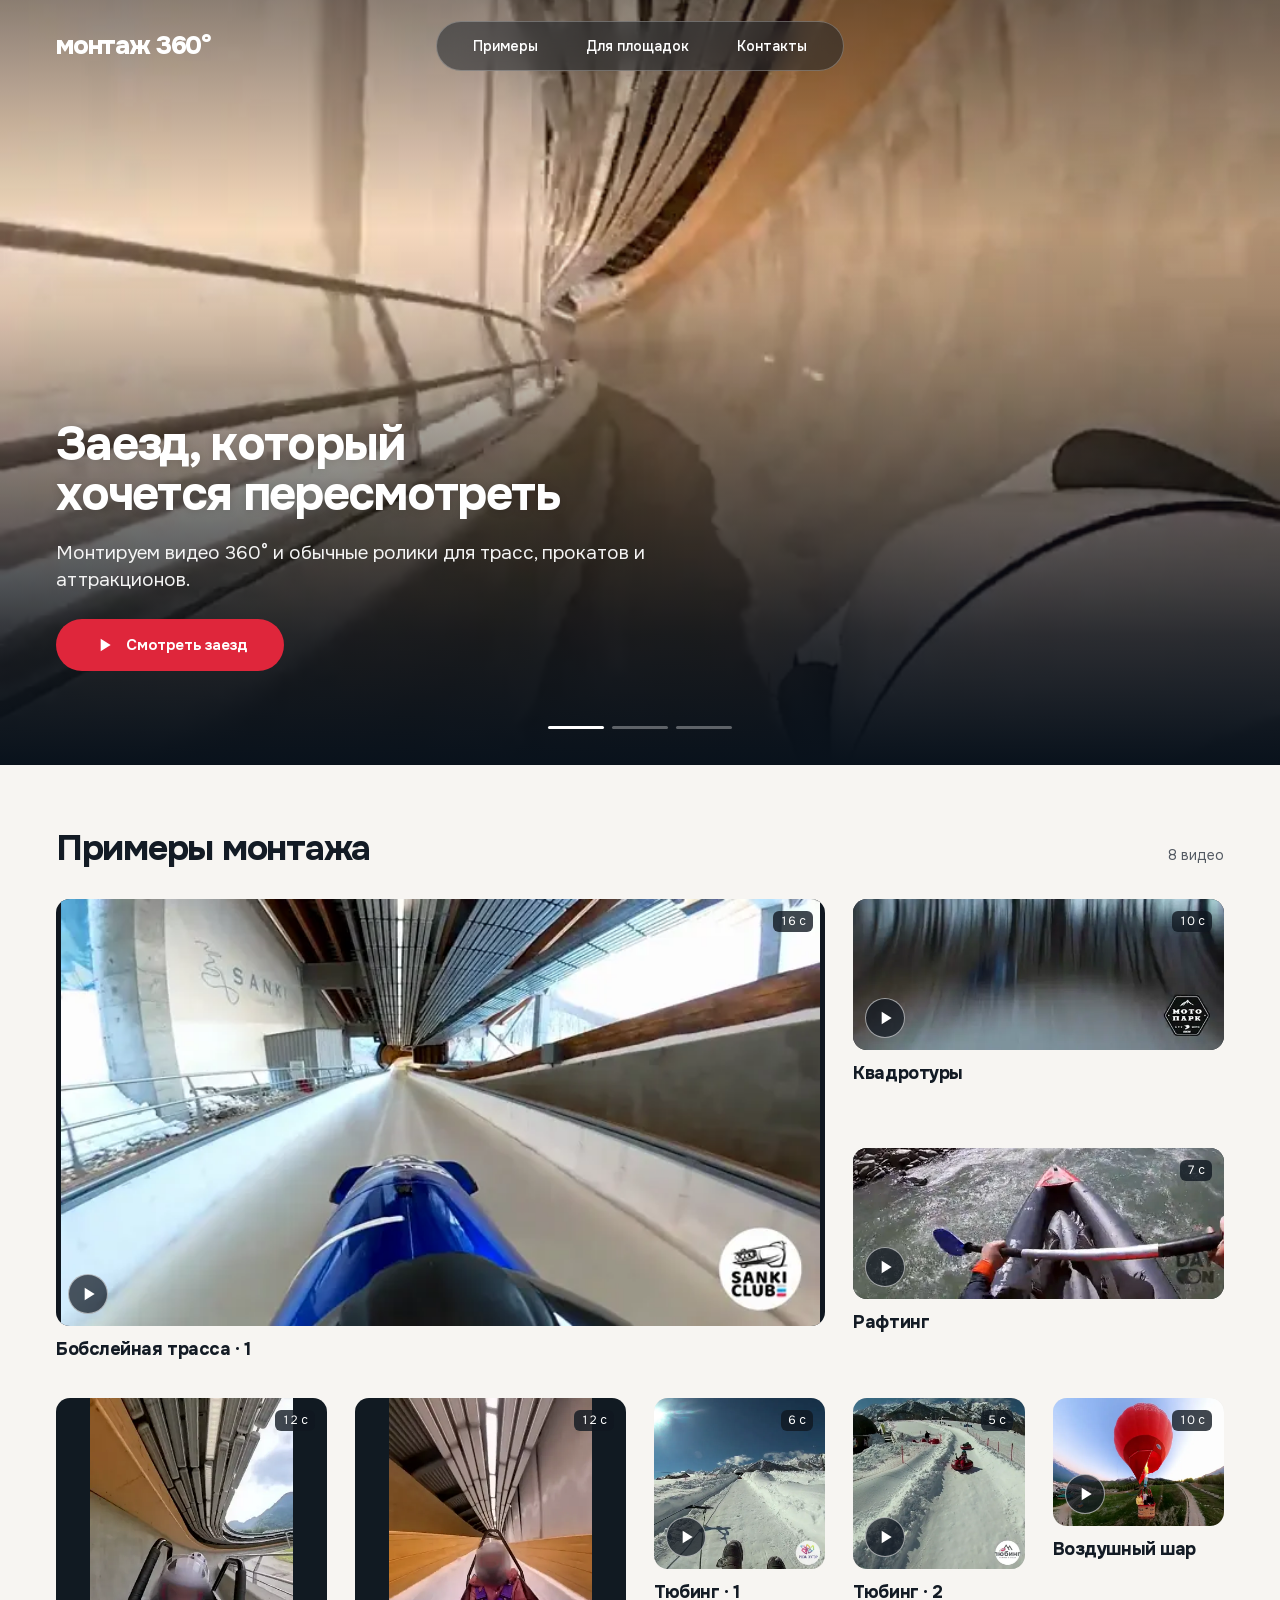
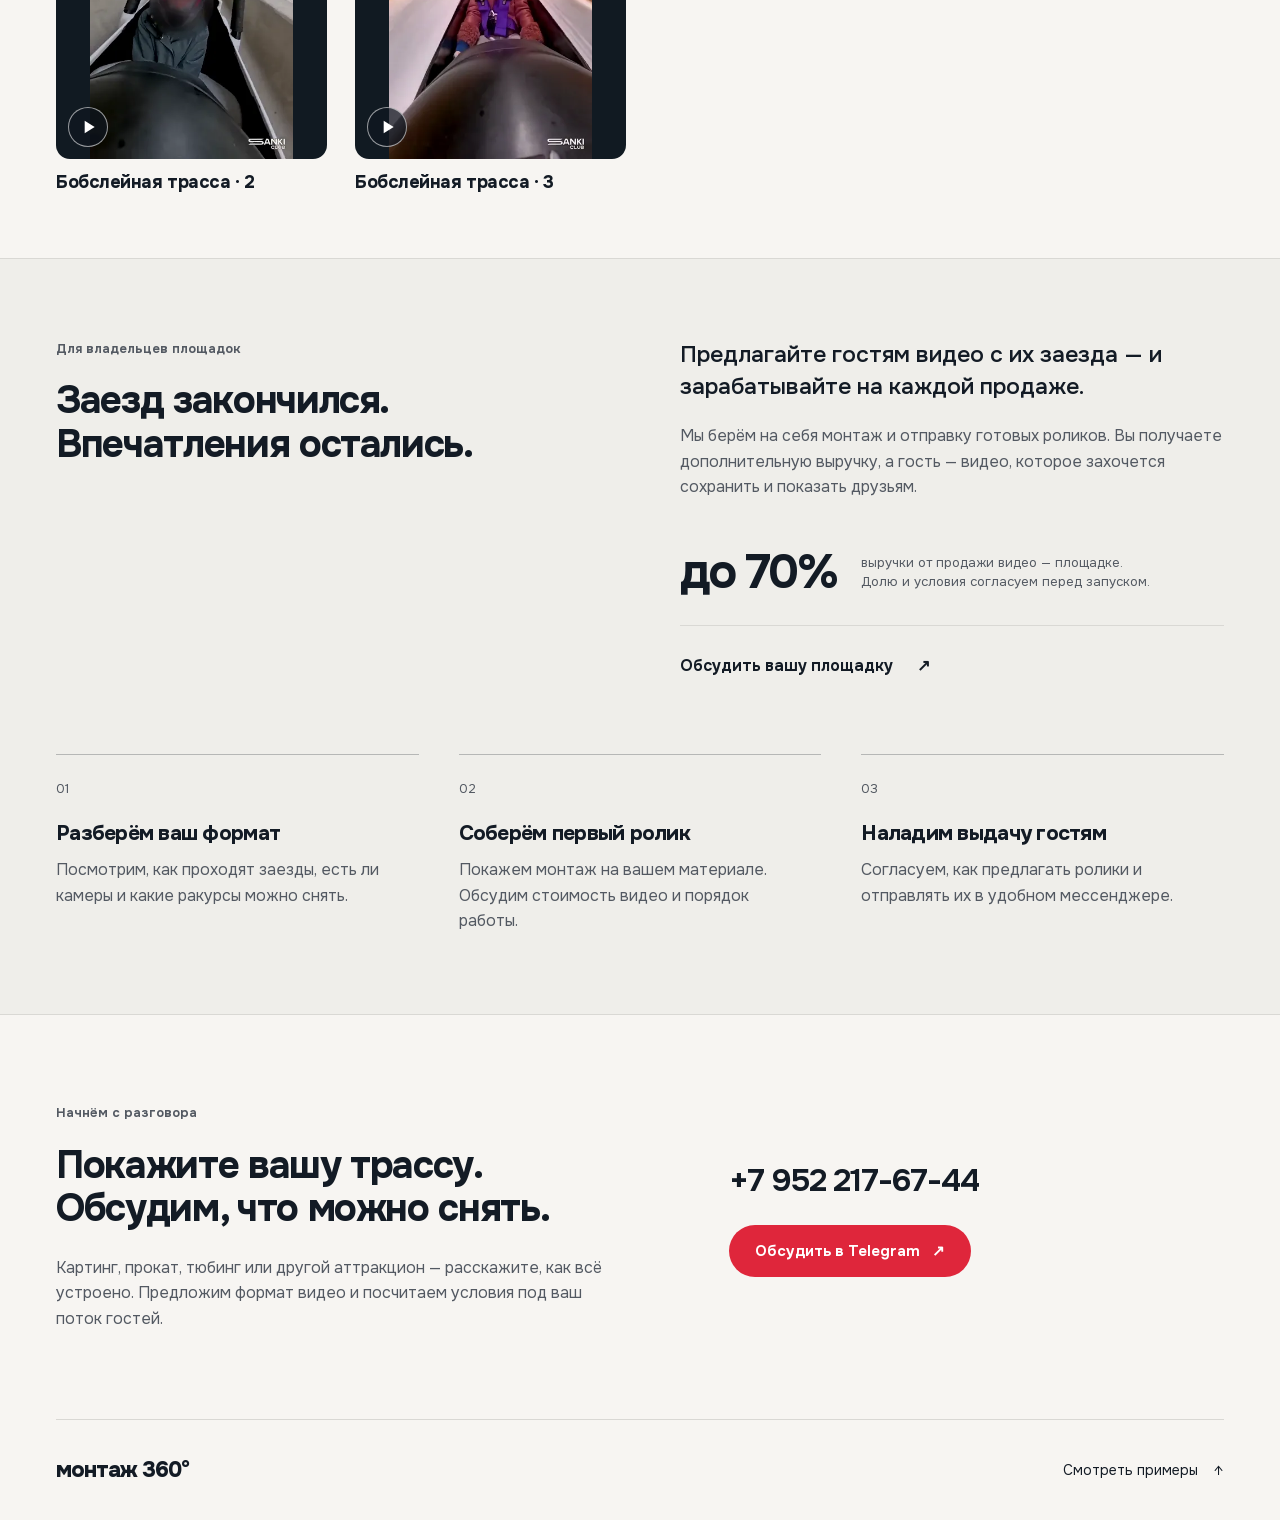
<file: index.html>
<!doctype html>
<html lang="ru"><head><meta charset="utf-8"><meta name="viewport" content="width=device-width, initial-scale=1, viewport-fit=cover"><meta name="theme-color" content="#101720"><title>Монтаж видео 360° для аттракционов, трасс и прокатов</title>
  <meta name="description" content="Монтаж видео 360° и обычных роликов с заездов для трасс, прокатов и аттракционов по России. Монтируем и отправляем видео гостям. Смотрите реальные примеры.">
  <link rel="canonical" href="https://montazh360.ru/">
  <meta property="og:type" content="website">
  <meta property="og:locale" content="ru_RU">
  <meta property="og:site_name" content="Монтаж 360°">
  <meta property="og:title" content="Монтаж видео 360° для аттракционов, трасс и прокатов">
  <meta property="og:description" content="Монтируем ролики с заездов и отправляем их гостям. Примеры монтажа и условия запуска для площадок.">
  <meta property="og:url" content="https://montazh360.ru/">
  <meta property="og:image" content="https://montazh360.ru/assets/share-preview.jpg">
  <meta property="og:image:type" content="image/jpeg">
  <meta property="og:image:alt" content="Кадр из видеопримера: воздушный шар над горной долиной.">
  <link rel="icon" href="assets/mark.svg" type="image/svg+xml"><link rel="preload" href="assets/fonts/onest-cyrillic.woff2" as="font" type="font/woff2" crossorigin><link rel="stylesheet" href="editorial.css?v=1"><script src="editorial.js?v=1" defer></script><link rel="stylesheet" href="lead-form.css?v=20261128-lead1">
  <script src="analytics-config.js?v=20261128-ux1" defer></script>
  <script src="analytics.js?v=20261128-ux1" defer></script>
  <script src="lead-config.js?v=20261128-lead1" defer></script>
  <script src="lead-form.js?v=20261128-lead1" defer></script>
</head>
<body><a class="skip" href="#examples">К примерам видео</a>
<main><section class="hero" aria-labelledby="hero-title">
<picture class="hero-picture" id="hero-picture"><source media="(max-width: 600px)" srcset="assets/editorial/hero-mobile.webp"><img id="hero-image" src="assets/editorial/hero-wide.webp" width="960" height="540" alt="Вид вперёд на бобслейную трассу" fetchpriority="high"></picture>
<div class="hero-shade"></div>
<header class="header"><a class="brand" href="#" aria-label="Монтаж 360° — начало">монтаж 360°</a><button class="menu-toggle" type="button" aria-expanded="false" aria-controls="navigation" aria-label="Открыть меню"><span></span><span></span><span></span></button><nav id="navigation" aria-label="Основная навигация"><a href="#examples">Примеры</a><a href="#venues">Для площадок</a><a href="#contact">Контакты</a></nav></header>
<div class="hero-copy"><h1 id="hero-title">Заезд, который<br class="desktop-break"> хочется пересмотреть</h1><p id="hero-description">Монтируем видео 360° и обычные ролики для трасс, прокатов и аттракционов.</p><button class="button hero-play" type="button" data-open="hero"><svg viewBox="0 0 24 24" width="20" height="20" aria-hidden="true"><path d="M8 4.5 20 12 8 19.5Z" fill="currentColor"/></svg><span>Смотреть заезд</span></button></div>
<div class="carousel-controls" role="group" aria-label="Выбор примера на первом экране"><button type="button" aria-label="Бобслейная трасса, слайд 1 из 3" aria-pressed="true" data-slide="0"><span></span></button><button type="button" aria-label="Квадротуры, слайд 2 из 3" aria-pressed="false" data-slide="1"><span></span></button><button type="button" aria-label="Рафтинг, слайд 3 из 3" aria-pressed="false" data-slide="2"><span></span></button></div>
<p class="sr-only" id="slide-status" aria-live="polite">Бобслейная трасса, 1 из 3</p>
</section>
<section class="examples section wrap" id="examples" aria-labelledby="examples-title"><div class="section-heading"><h2 id="examples-title">Примеры монтажа</h2><span class="section-count">8 видео</span></div><div class="films"><article class="film film-1" id="example-bobsleigh-archive"><a class="film-link" href="assets/examples/bobsleigh-archive.mp4?v=20261126-audio8" data-film="bobsleigh-archive" data-title="Бобслейная трасса · 1" data-width="960" data-height="540"><div class="film-picture"><img src="assets/examples/bobsleigh-archive.webp" width="960" height="540" loading="lazy" decoding="async" alt="Вид вперёд из бобслейных саней на закрытом участке трассы"><span class="play-round"><svg viewBox="0 0 24 24" width="20" height="20" aria-hidden="true"><path d="M8 4.5 20 12 8 19.5Z" fill="currentColor"/></svg></span><span class="duration">16 с</span></div><h3>Бобслейная трасса · 1</h3><span class="sr-only">Смотреть видео со звуком</span></a></article><article class="film film-2" id="example-atv-tour"><a class="film-link" href="assets/examples/atv-tour.mp4?v=20261126-audio8" data-film="atv-tour" data-title="Квадротуры" data-width="720" data-height="540"><div class="film-picture"><img src="assets/examples/atv-tour.webp" width="720" height="540" loading="lazy" decoding="async" alt="Заезд на квадроциклах по лесной дороге"><span class="play-round"><svg viewBox="0 0 24 24" width="20" height="20" aria-hidden="true"><path d="M8 4.5 20 12 8 19.5Z" fill="currentColor"/></svg></span><span class="duration">10 с</span></div><h3>Квадротуры</h3><span class="sr-only">Смотреть видео со звуком</span></a></article><article class="film film-3" id="example-rafting"><a class="film-link" href="assets/examples/rafting.mp4?v=20261126-audio8" data-film="rafting" data-title="Рафтинг" data-width="720" data-height="540"><div class="film-picture"><img src="assets/examples/rafting.webp" width="720" height="540" loading="lazy" decoding="async" alt="Лодка и бурная река на фоне гор"><span class="play-round"><svg viewBox="0 0 24 24" width="20" height="20" aria-hidden="true"><path d="M8 4.5 20 12 8 19.5Z" fill="currentColor"/></svg></span><span class="duration">7 с</span></div><h3>Рафтинг</h3><span class="sr-only">Смотреть видео со звуком</span></a></article><article class="film film-4" id="example-sanki-warm-pov"><a class="film-link" href="assets/examples/sanki-warm-pov.mp4?v=20261126-audio8" data-film="sanki-warm-pov" data-title="Бобслейная трасса · 2" data-width="720" data-height="1280"><div class="film-picture"><img src="assets/examples/sanki-warm-pov.webp" width="720" height="1280" loading="lazy" decoding="async" alt="Гость в шлеме на бобслейной трассе"><span class="play-round"><svg viewBox="0 0 24 24" width="20" height="20" aria-hidden="true"><path d="M8 4.5 20 12 8 19.5Z" fill="currentColor"/></svg></span><span class="duration">12 с</span></div><h3>Бобслейная трасса · 2</h3><span class="sr-only">Смотреть видео со звуком</span></a></article><article class="film film-5" id="example-sanki-winter-pov"><a class="film-link" href="assets/examples/sanki-winter-pov.mp4?v=20261126-audio8" data-film="sanki-winter-pov" data-title="Бобслейная трасса · 3" data-width="720" data-height="1280"><div class="film-picture"><img src="assets/examples/sanki-winter-pov.webp" width="720" height="1280" loading="lazy" decoding="async" alt="Зимний заезд по бобслейной трассе"><span class="play-round"><svg viewBox="0 0 24 24" width="20" height="20" aria-hidden="true"><path d="M8 4.5 20 12 8 19.5Z" fill="currentColor"/></svg></span><span class="duration">12 с</span></div><h3>Бобслейная трасса · 3</h3><span class="sr-only">Смотреть видео со звуком</span></a></article><article class="film film-6" id="example-tubing-run-1"><a class="film-link" href="assets/examples/tubing-run-1.mp4?v=20261126-audio8" data-film="tubing-run-1" data-title="Тюбинг · 1" data-width="640" data-height="640"><div class="film-picture"><img src="assets/examples/tubing-run-1.webp" width="640" height="640" loading="lazy" decoding="async" alt="Спуск на тюбинге"><span class="play-round"><svg viewBox="0 0 24 24" width="20" height="20" aria-hidden="true"><path d="M8 4.5 20 12 8 19.5Z" fill="currentColor"/></svg></span><span class="duration">6 с</span></div><h3>Тюбинг · 1</h3><span class="sr-only">Смотреть видео со звуком</span></a></article><article class="film film-7" id="example-tubing-run-2"><a class="film-link" href="assets/examples/tubing-run-2.mp4?v=20261126-audio8" data-film="tubing-run-2" data-title="Тюбинг · 2" data-width="640" data-height="640"><div class="film-picture"><img src="assets/examples/tubing-run-2.webp" width="640" height="640" loading="lazy" decoding="async" alt="Летний спуск на тюбинге"><span class="play-round"><svg viewBox="0 0 24 24" width="20" height="20" aria-hidden="true"><path d="M8 4.5 20 12 8 19.5Z" fill="currentColor"/></svg></span><span class="duration">5 с</span></div><h3>Тюбинг · 2</h3><span class="sr-only">Смотреть видео со звуком</span></a></article><article class="film film-8" id="example-balloon"><a class="film-link" href="assets/examples/balloon.mp4?v=20261126-audio8" data-film="balloon" data-title="Воздушный шар" data-width="720" data-height="540"><div class="film-picture"><img src="assets/examples/balloon.webp" width="720" height="540" loading="lazy" decoding="async" alt="Полёт на воздушном шаре"><span class="play-round"><svg viewBox="0 0 24 24" width="20" height="20" aria-hidden="true"><path d="M8 4.5 20 12 8 19.5Z" fill="currentColor"/></svg></span><span class="duration">10 с</span></div><h3>Воздушный шар</h3><span class="sr-only">Смотреть видео со звуком</span></a></article></div></section>
<section class="venues section" id="venues" aria-labelledby="venues-title"><div class="wrap venue-layout"><div><p class="eyebrow">Для владельцев площадок</p><h2 id="venues-title">Заезд закончился.<br>Впечатления остались.</h2></div><div class="venue-copy"><p class="lead">Предлагайте гостям видео с их заезда — и зарабатывайте на каждой продаже.</p><p>Мы берём на себя монтаж и отправку готовых роликов. Вы получаете дополнительную выручку, а гость — видео, которое захочется сохранить и показать друзьям.</p><div class="revenue" id="benefit"><strong>до 70%</strong><p>выручки от продажи видео — площадке.<br>Долю и условия согласуем перед запуском.</p></div><a class="text-link" href="#contact">Обсудить вашу площадку <span aria-hidden="true">↗</span></a></div></div><div class="wrap steps" id="process"><div><span>01</span><h3>Разберём ваш формат</h3><p>Посмотрим, как проходят заезды, есть ли камеры и какие ракурсы можно снять.</p></div><div><span>02</span><h3>Соберём первый ролик</h3><p>Покажем монтаж на вашем материале. Обсудим стоимость видео и порядок работы.</p></div><div><span>03</span><h3>Наладим выдачу гостям</h3><p>Согласуем, как предлагать ролики и отправлять их в удобном мессенджере.</p></div></div></section>
<section class="section wrap lead-section" id="lead" aria-labelledby="lead-title" hidden>
      <div class="lead-layout"><div><h2 id="lead-title">Получить расчёт<br>для площадки</h2><p class="lead-intro">Расскажите, что у вас за активность и есть ли съёмка. Александр свяжется с вами, чтобы обсудить монтаж, расходы и первый тест.</p><p class="lead-intro">Один контакт — только для ответа на заявку. Подписку на рассылку здесь не оформляем.</p></div>
      <form class="lead-form" id="lead-form" novalidate>
        <div class="lead-field lead-wide"><label for="lead-venue">Название или ссылка на площадку</label><input id="lead-venue" name="venue" required maxlength="180" autocomplete="organization" aria-describedby="lead-error-venue"><span class="field-error" id="lead-error-venue" hidden></span></div>
        <div class="lead-field"><label for="lead-city">Город</label><input id="lead-city" name="city" required maxlength="100" autocomplete="address-level2" aria-describedby="lead-error-city"><span class="field-error" id="lead-error-city" hidden></span></div>
        <div class="lead-field"><label for="lead-activity">Тип активности</label><select id="lead-activity" name="activity" required aria-describedby="lead-error-activity"><option value="">Выберите</option><option value="karting">Картинг</option><option value="tubing">Тюбинг</option><option value="quad">Квадротуры</option><option value="rafting">Рафтинг</option><option value="attraction">Аттракционы</option><option value="other">Другое</option></select><span class="field-error" id="lead-error-activity" hidden></span></div>
        <div class="lead-field"><label for="lead-cameras">Есть ли камеры?</label><select id="lead-cameras" name="cameras" required aria-describedby="lead-error-cameras"><option value="">Выберите</option><option value="yes">Да, уже снимаем</option><option value="no">Пока нет</option><option value="unsure">Нужно обсудить</option></select><span class="field-error" id="lead-error-cameras" hidden></span></div>
        <div class="lead-field"><label for="lead-flow">Гостей в день <small>необязательно</small></label><input id="lead-flow" name="flow" type="number" min="0" max="100000" step="1" inputmode="numeric" aria-describedby="lead-error-flow"><span class="field-error" id="lead-error-flow" hidden></span></div>
        <div class="lead-field"><label for="lead-contact-type">Как с вами связаться?</label><select id="lead-contact-type" name="contact_type"><option value="phone">Телефон</option><option value="telegram">Telegram</option><option value="email">Электронная почта</option></select></div>
        <div class="lead-field"><label for="lead-contact">Ваш контакт</label><input id="lead-contact" name="contact" type="tel" required maxlength="160" autocomplete="tel" aria-describedby="contact-hint lead-error-contact"><small id="contact-hint">Например, +7 900 000-00-00</small><span class="field-error" id="lead-error-contact" hidden></span></div>
        <div class="lead-field lead-wide"><label for="lead-comment">Что ещё важно знать? <small>необязательно</small></label><textarea id="lead-comment" name="comment" maxlength="1500" rows="3" aria-describedby="lead-error-comment"></textarea><span class="field-error" id="lead-error-comment" hidden></span></div>
        <div class="lead-wide"><label class="lead-consent"><input name="consent" type="checkbox" required aria-describedby="lead-error-consent"><span>Согласен на обработку данных для ответа на заявку. <a href="" data-privacy-link target="_blank" rel="noopener">Условия обработки данных</a>.</span></label><span class="field-error" id="lead-error-consent" hidden></span></div>
        <div class="lead-actions lead-wide"><button class="button" type="submit">Получить расчёт для площадки</button><p class="lead-status" id="lead-status" role="status" aria-live="polite"></p><p class="lead-error" id="lead-error" role="alert" hidden></p></div>
      </form></div>
    </section>
<section class="contact section wrap" id="contact" aria-labelledby="contact-title"><div><p class="eyebrow">Начнём с разговора</p><h2 id="contact-title">Покажите вашу трассу.<br>Обсудим, что можно снять.</h2><p>Картинг, прокат, тюбинг или другой аттракцион — расскажите, как всё устроено. Предложим формат видео и посчитаем условия под ваш поток гостей.</p></div><div class="contact-links"><a class="phone" href="tel:+79522176744">+7 952 217-67-44</a><a class="button" href="https://t.me/GOODTOBEDONE" target="_blank" rel="noopener noreferrer">Обсудить в Telegram <span aria-hidden="true">↗</span></a></div></section>
</main><footer class="footer wrap"><a class="brand" href="#">монтаж 360°</a><a href="#examples">Смотреть примеры <span aria-hidden="true">↑</span></a></footer>
<dialog id="viewer" aria-labelledby="viewer-title"><div class="viewer-top"><h2 id="viewer-title">Видео с заезда</h2><button class="close" type="button" aria-label="Закрыть видео">Закрыть <span aria-hidden="true">×</span></button></div><video id="video" controls playsinline preload="none"></video><div class="viewer-bottom"><button type="button" id="previous" aria-label="Предыдущее видео">← Назад</button><span id="viewer-counter"></span><button type="button" id="next" aria-label="Следующее видео">Далее →</button></div><button class="button retry" type="button" hidden>Воспроизвести видео</button><p class="video-status" role="status"></p></dialog>
</body></html>
</file>
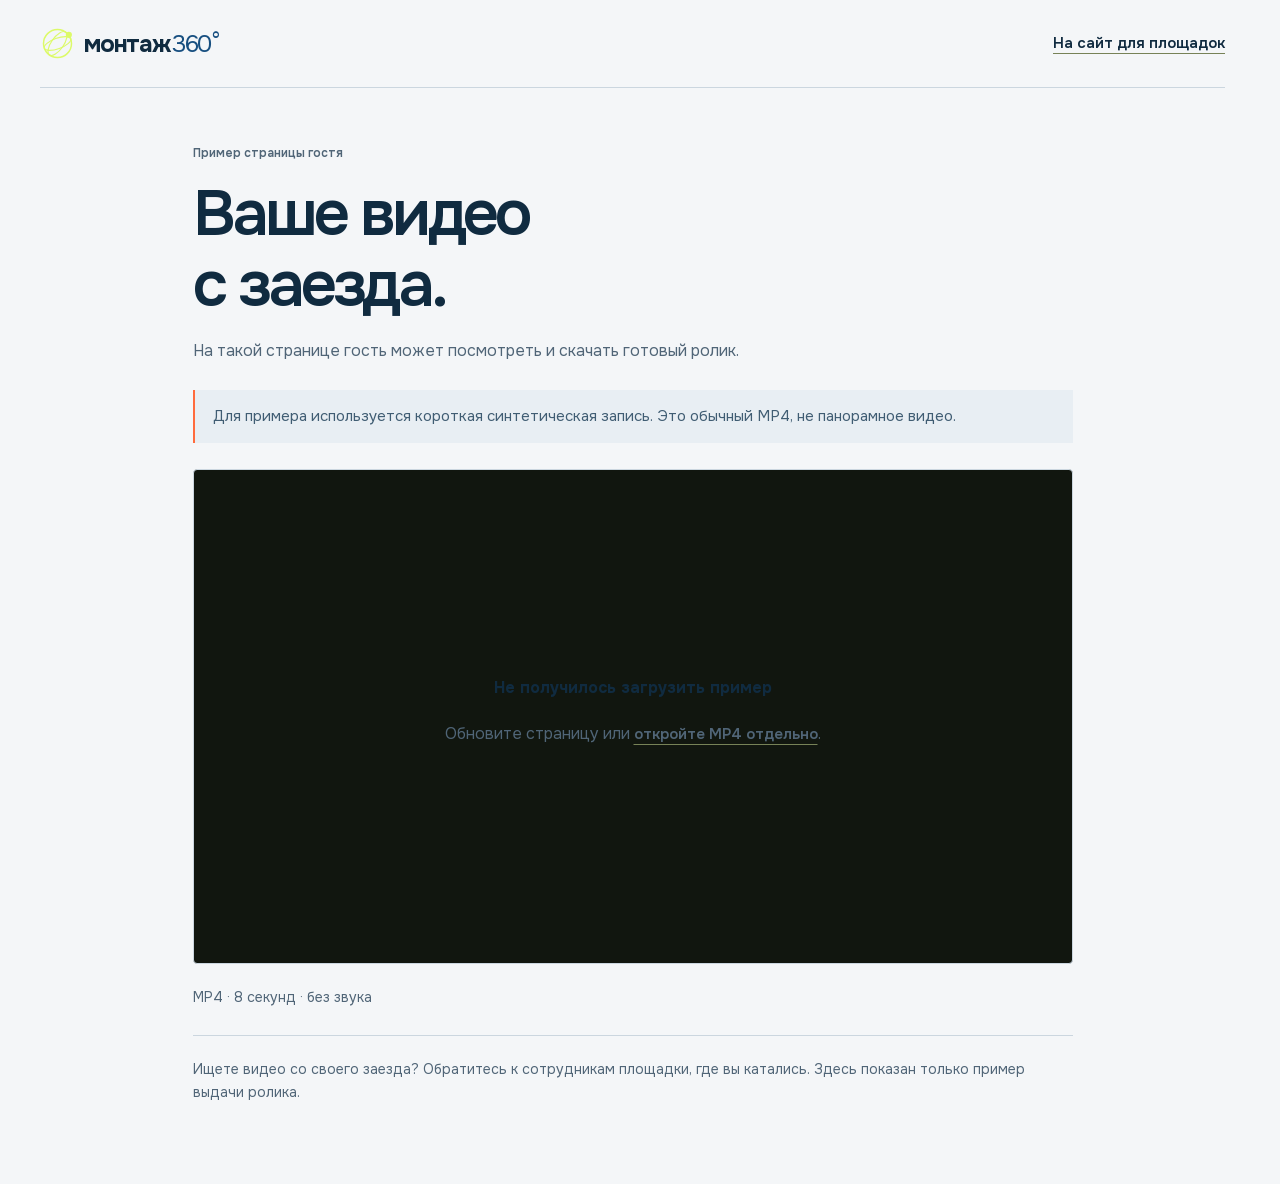
<file: guest.html>
<!doctype html>
<html lang="ru">
<head>
  <meta charset="utf-8">
  <meta name="viewport" content="width=device-width, initial-scale=1">
  <meta name="robots" content="noindex, nofollow">
  <meta name="theme-color" content="#f4f6f8">
  <title>Как гость получает видео — пример страницы · Монтаж 360°</title>
  <link rel="icon" href="assets/mark.svg" type="image/svg+xml">
  <link rel="stylesheet" href="styles.css">
  <link rel="stylesheet" href="sales-rewrite.css?v=20261126-sales1">
  <link rel="stylesheet" href="ux.css?v=20261128-ux2">
</head>
<body class="guest-page venue-site">
  <a class="skip-link" href="#guest-main">К видео</a>
  <header class="site-header guest-header wrap"><a class="brand" href="index.html" aria-label="Монтаж 360° — на главную"><img src="assets/mark.svg" width="35" height="35" alt=""><span>монтаж<span class="brand-degree">360°</span></span></a><a class="text-link" href="index.html#examples">На сайт для площадок</a></header>
  <main class="guest-main" id="guest-main">
    <header><p class="eyebrow">Пример страницы гостя</p><h1>Ваше видео<br>с заезда.</h1><p>На такой странице гость может посмотреть и скачать готовый ролик.</p></header>
    <p class="guest-banner">Для примера используется короткая синтетическая запись. Это обычный MP4, не панорамное видео.</p>
    <div class="video-frame"><video id="guest-video" src="demo.mp4" poster="demo-poster.png" controls playsinline preload="metadata" aria-label="Синтетический демонстрационный ролик, 8 секунд, без звука"></video><div class="video-error" id="guest-error" role="status" hidden><strong>Не получилось загрузить пример</strong><p>Обновите страницу или <a class="text-link" href="demo.mp4">откройте MP4 отдельно</a>.</p></div></div>
    <div class="guest-actions"><a class="button" id="download" href="demo.mp4" download="montage-demo-flat.mp4">Скачать пример</a><p>MP4 · 8 секунд · без звука</p></div>
    <p class="guest-help">Ищете видео со своего заезда? Обратитесь к сотрудникам площадки, где вы катались. Здесь показан только пример выдачи ролика.</p>
    <noscript><p class="guest-help">Посмотрите пример во встроенном плеере или скачайте MP4.</p></noscript>
  </main>
  <script>
    (() => {
      const video = document.querySelector("#guest-video");
      const fallback = document.querySelector("#guest-error");
      const download = document.querySelector("#download");
      const showError = () => { video.hidden = true; fallback.hidden = false; download.hidden = true; };
      video.addEventListener("error", showError);
      video.addEventListener("loadedmetadata", () => { video.hidden = false; fallback.hidden = true; download.hidden = false; });
      if (video.error) showError();
    })();
  </script>
</body>
</html>
</file>
<file: editorial.css>
@font-face {
  font-family: 'Onest';
  font-style: normal;
  font-weight: 400 800;
  font-display: swap;
  src: url(assets/fonts/onest-cyrillic.woff2) format('woff2');
  unicode-range: U+0301, U+0400-045F, U+0490-0491, U+04B0-04B1, U+2116;
}
@font-face {
  font-family: 'Onest';
  font-style: normal;
  font-weight: 400 800;
  font-display: swap;
  src: url(assets/fonts/onest-latin.woff2) format('woff2');
  unicode-range: U+0000-00FF, U+0131, U+0152-0153, U+02BB-02BC, U+02C6, U+02DA, U+02DC, U+0304, U+0308, U+0329, U+2000-206F, U+20AC, U+2122, U+2191, U+2193, U+2212, U+2215, U+FEFF, U+FFFD;
}

:root{--ink:#131b25;--paper:#f7f5f2;--muted:#535962;--accent:#df263b;--line:#d9d8d4}*{box-sizing:border-box}html{scroll-behavior:smooth;scroll-padding-top:24px}body{margin:0;background:var(--paper);color:var(--ink);font:16px/1.6 Onest,Arial,sans-serif}h1,h2,h3,p{margin:0}h1,h2,h3{line-height:1.1;letter-spacing:-.035em;font-weight:730}a{color:inherit;text-decoration:none}button{font:inherit;cursor:pointer}button,a{touch-action:manipulation;-webkit-tap-highlight-color:transparent}img,video,svg{display:block;max-width:100%}button{border:0}a:focus-visible,button:focus-visible,video:focus-visible{outline:3px solid #e64440;outline-offset:5px}[hidden]{display:none!important}.sr-only{position:absolute;width:1px;height:1px;margin:-1px;padding:0;border:0;clip-path:inset(50%);overflow:hidden;white-space:nowrap}.skip{position:fixed;top:12px;left:12px;z-index:100;padding:12px;background:white;color:var(--ink);transform:translateY(-200%)}.skip:focus{transform:none}.wrap{width:min(1312px,calc(100% - 112px));margin-inline:auto}.section{padding-block:64px}.hero{height:min(820px,85svh);min-height:620px;position:relative;isolation:isolate;background:#101720;color:#fff}.hero-picture,.hero-shade{position:absolute;inset:0;z-index:-2}.hero-picture img{width:100%;height:100%;object-fit:cover;object-position:center 44%}.hero-shade{z-index:-1;background:linear-gradient(180deg,rgba(6,13,23,.45) 0%,transparent 30%,rgba(6,13,23,.1) 40%,rgba(6,13,23,.82) 83%,#09121c 100%)}.header{position:relative;width:calc(100% - 112px);margin:auto;display:flex;align-items:center;justify-content:space-between;padding-top:24px;z-index:10}.brand{font-size:26px;line-height:1.1;letter-spacing:-.045em;font-weight:800;display:inline-flex;align-items:center;min-height:44px}.header nav{position:absolute;left:50%;transform:translateX(-50%);display:flex;gap:8px;align-items:center;padding:4px 16px;border:1px solid #ffffff45;background:#151c2580;border-radius:40px;backdrop-filter:blur(14px);white-space:nowrap}.header nav a{display:flex;align-items:center;min-height:40px;padding:4px 20px;font-size:14px;font-weight:550;border-radius:30px}.header nav a:hover{background:#ffffff1a}.menu-toggle{display:none}.hero-copy{position:absolute;left:max(56px,calc((100% - 1312px)/2));right:56px;bottom:94px;max-width:660px}.hero h1{font-size:clamp(38px,3.7vw,56px);line-height:1.07;letter-spacing:-.035em;text-wrap:balance;text-shadow:0 1px 8px #0002}.hero-copy p{font-size:19px;line-height:1.45;margin-top:20px;max-width:600px;color:#f4f4f4}.button{display:inline-flex;align-items:center;justify-content:center;gap:12px;min-height:52px;padding:13px 26px;background:var(--accent);border-radius:32px;color:white;font-weight:650;font-size:15px;transition:background .18s ease}.button:hover{background:#bd1c30}.button:active{background:#aa192a}.button svg{flex:none}.hero-play{margin-top:24px;min-width:228px}.carousel-controls{position:absolute;bottom:16px;left:50%;transform:translateX(-50%);display:flex;align-items:center;gap:8px}.carousel-controls button{display:flex;align-items:center;justify-content:center;background:transparent;width:56px;height:44px;padding:0}.carousel-controls span{height:3px;width:100%;background:#ffffff55;border-radius:4px;transition:background .18s}.carousel-controls button[aria-pressed=true] span{background:white}.carousel-controls button:hover span{background:#ffffffbb}.section-heading{display:flex;align-items:baseline;justify-content:space-between;gap:20px;margin-bottom:30px}.section-heading h2{font-size:36px}.section-count{color:var(--muted);font-size:14px;white-space:nowrap}.films{display:grid;grid-template-columns:repeat(12,minmax(0,1fr));gap:32px 28px}.film{min-width:0;grid-column:span 3}.film-picture{position:relative;background:#e6e5e1;overflow:hidden;border-radius:14px;aspect-ratio:4/3}.film img{width:100%;height:100%;object-fit:contain}.film h3{font-size:18px;margin-top:12px;line-height:1.25;letter-spacing:-.025em}.film-1{grid-column:1/9;grid-row:span 2}.film-1 .film-picture{height:calc(100% - 40px);aspect-ratio:auto;min-height:340px;background:#101720}.film-1 img{object-fit:contain}.film-2,.film-3{grid-column:9/13}.film-2 .film-picture,.film-3 .film-picture{aspect-ratio:2.45;}.film-2 img,.film-3 img{object-fit:contain;background:#131a21}.film-4,.film-5{grid-column:span 3}.film-4 .film-picture,.film-5 .film-picture{aspect-ratio:3/4;background:#111a22}.film-6,.film-7,.film-8{grid-column:span 2}.film-6 .film-picture,.film-7 .film-picture{aspect-ratio:1}.film-8 .film-picture{aspect-ratio:4/3}.play-round{display:flex;align-items:center;justify-content:center;position:absolute;bottom:12px;left:12px;width:40px;height:40px;color:white;background:#101720b8;border:1px solid #ffffff90;border-radius:50%;transition:background .18s}.film-link:hover .play-round{background:var(--accent)}.duration{position:absolute;bottom:14px;right:12px;border-radius:6px;background:#101720c9;padding:1px 7px;color:white;font-size:12px;font-variant-numeric:tabular-nums}.venues{border-block:1px solid var(--line);background:#efeeea;padding-block:80px}.venue-layout{display:grid;grid-template-columns:1fr 1fr;gap:80px}.eyebrow{font-size:13px;font-weight:650;margin-bottom:20px;color:var(--muted)}.venue-layout h2,.contact h2{font-size:clamp(32px,3vw,45px);line-height:1.13}.venue-copy{max-width:560px}.venue-copy p{color:var(--muted)}.venue-copy .lead{font-size:23px;line-height:1.4;color:var(--ink);font-weight:550;margin-bottom:20px}.revenue{display:flex;align-items:center;gap:24px;padding-block:26px;margin-top:20px;border-bottom:1px solid var(--line)}.revenue strong{font-size:48px;line-height:1.1;letter-spacing:-.05em;white-space:nowrap}.revenue p{font-size:13px;line-height:1.5}.text-link{display:inline-flex;align-items:center;gap:24px;min-height:48px;font-weight:650;margin-top:16px}.text-link:hover{text-decoration:underline}.steps{display:grid;grid-template-columns:repeat(3,1fr);gap:40px;margin-top:64px}.steps>div{border-top:1px solid #b6b7b6;padding-top:20px}.steps span{font-size:13px;color:var(--muted)}.steps h3{font-size:21px;margin-block:22px 12px}.steps p{color:var(--muted);max-width:34ch}.contact{display:grid;grid-template-columns:1.2fr 1fr;gap:80px;padding-block:88px;align-items:center}.contact p:not(.eyebrow){max-width:56ch;color:var(--muted);margin-top:24px}.contact-links{display:flex;flex-direction:column;align-items:flex-start;gap:20px}.phone{font-size:clamp(24px,2.5vw,36px);font-weight:650;line-height:1.2;letter-spacing:-.04em;min-height:48px;display:flex;align-items:center}.phone:hover{text-decoration:underline}.footer{border-top:1px solid var(--line);display:flex;align-items:center;justify-content:space-between;gap:24px;padding-block:28px}.footer .brand{font-size:22px}.footer>a:last-child{font-size:14px;display:flex;align-items:center;min-height:44px;gap:16px}dialog{padding:18px 24px;border:1px solid #ffffff24;border-radius:16px;background:#101720;color:white;width:min(1080px,calc(100% - 32px));max-height:calc(100dvh - 32px);overflow:auto}dialog::backdrop{background:#03080fee}body:has(dialog[open]){overflow:hidden}.viewer-top,.viewer-bottom{display:flex;align-items:center;justify-content:space-between;gap:16px}.viewer-top h2{font-size:18px;letter-spacing:-.02em}.viewer-top button,.viewer-bottom button{min-height:44px;background:transparent;color:white;padding:4px 12px;border-radius:8px;font-size:14px}.viewer-top button:hover,.viewer-bottom button:hover{background:#ffffff18}.close{white-space:nowrap}.close span{font-size:24px;vertical-align:middle;margin-left:8px}#video{width:auto;height:auto;max-width:100%;max-height:calc(100dvh - 210px);margin:14px auto;background:#05090c;min-height:100px}.viewer-bottom{font-size:13px;color:#c7cbd1}.retry{display:flex;margin:16px auto 0}.video-status{font-size:14px;text-align:center;color:#c7cbd1;line-height:1.4}.video-status:not(:empty){margin-top:12px}
@media(min-width:1700px){.hero-copy{bottom:110px}}
@media(max-width:1000px){.wrap{width:calc(100% - 64px)}.header{width:calc(100% - 64px)}.header nav{left:auto;right:0;transform:none}.header nav a{padding-inline:14px}.hero-copy{left:32px;right:32px;max-width:600px}.hero h1{font-size:44px}.venue-layout,.contact{gap:40px}.revenue{align-items:flex-start;flex-direction:column;gap:12px}.film h3{font-size:16px}.films{gap:24px 20px}.film-1{grid-column:1/8}.film-2,.film-3{grid-column:8/13}.film-1 .film-picture{min-height:260px}.steps{gap:28px}.contact-links>.button{padding-inline:18px}}
@media(max-width:600px){html{scroll-padding-top:20px}.wrap{width:calc(100% - 40px)}.section{padding-block:40px}.hero{height:78svh;min-height:600px;max-height:760px}.hero-picture img{object-position:center center}.hero-shade{background:linear-gradient(180deg,#0b142352 0%,transparent 32%,#0a152040 45%,#09131de8 83%,#09121c 100%)}.header{width:calc(100% - 40px);padding-top:max(16px,env(safe-area-inset-top));align-items:center}.brand{font-size:24px}.menu-toggle{display:flex;position:relative;z-index:12;width:44px;height:44px;background:transparent;flex-direction:column;gap:5px;align-items:center;justify-content:center;padding:8px;color:white}.menu-toggle span{width:23px;height:2px;background:currentColor;transition:transform .18s,opacity .18s}.menu-toggle[aria-expanded=true] span:nth-child(1){transform:translateY(7px) rotate(45deg)}.menu-toggle[aria-expanded=true] span:nth-child(2){opacity:0}.menu-toggle[aria-expanded=true] span:nth-child(3){transform:translateY(-7px) rotate(-45deg)}.header nav{display:none;position:absolute;top:70px;left:0;right:0;transform:none;white-space:normal;border-radius:16px;flex-direction:column;padding:14px;background:#101a25fa;align-items:stretch;gap:4px}.header nav.open{display:flex}.header nav a{font-size:17px;min-height:52px;padding:8px 20px}.hero-copy{left:20px;right:20px;bottom:76px;max-width:none}.hero h1{font-size:32px;line-height:1.08;letter-spacing:-.035em;text-wrap:balance;max-width:370px}.desktop-break{display:none}.hero-copy p{font-size:16px;line-height:1.45;margin-top:16px;max-width:360px}.hero-play{display:flex;width:calc(100% - 24px);max-width:340px;margin:24px auto 0;min-height:50px;padding-inline:16px}.carousel-controls{bottom:12px;gap:8px}.carousel-controls button{width:40px}.section-heading{margin-bottom:24px}.section-heading h2{font-size:27px}.section-count{font-size:12px}.films{grid-template-columns:repeat(2,minmax(0,1fr));gap:28px 16px}.film,.film-1,.film-2,.film-3,.film-4,.film-5,.film-6,.film-7,.film-8{grid-column:auto;grid-row:auto}.film-1,.film-2,.film-3{grid-column:1/-1}.film-1 .film-picture{height:auto;min-height:0;aspect-ratio:16/9}.film-2 .film-picture,.film-3 .film-picture{aspect-ratio:16/9}.film-2 img,.film-3 img{object-fit:contain}.film h3{font-size:17px;margin-top:10px}.film-1 h3,.film-2 h3,.film-3 h3{font-size:20px}.film-picture{border-radius:10px}.film-4 .film-picture,.film-5 .film-picture{aspect-ratio:9/16}.film-8{grid-column:1/-1}.film-8 .film-picture{aspect-ratio:16/9;background:#101720}.film-8 img{object-fit:contain}.play-round{width:34px;height:34px;left:9px;bottom:9px}.duration{right:9px;bottom:11px}.venue-layout,.contact{grid-template-columns:1fr;gap:28px}.venues{padding-block:48px}.eyebrow{margin-bottom:16px}.venue-layout h2,.contact h2{font-size:32px}.venue-copy .lead{font-size:21px}.revenue{flex-direction:row;align-items:center;gap:20px;margin-top:8px}.revenue strong{font-size:38px}.revenue p{font-size:12px}.steps{grid-template-columns:1fr;gap:28px;margin-top:40px}.steps>div{display:grid;grid-template-columns:32px 1fr;gap:8px 16px;padding-top:18px}.steps span{padding-top:3px}.steps h3{font-size:20px;margin:0}.steps p{grid-column:2;max-width:none;font-size:15px}.contact{padding-block:48px}.contact-links{gap:20px}.phone{font-size:30px}.contact-links .button{width:100%}.footer{align-items:flex-start;gap:16px;padding-block:24px;flex-direction:column}.footer .brand{font-size:22px}.footer>a:last-child{font-size:14px}dialog{width:calc(100% - 16px);padding:12px;border-radius:12px;max-height:calc(100dvh - 16px)}.viewer-top h2{font-size:16px}.viewer-top{gap:8px}.viewer-top button{font-size:13px;padding:4px 6px}.close span{margin-left:3px}#video{max-height:calc(100dvh - 190px)}.viewer-bottom button{padding-inline:8px}}
@media(max-width:350px){.hero h1{font-size:29px}.hero-copy p{font-size:15px}.brand{font-size:22px}.section-heading h2{font-size:25px}.section-count{font-size:11px}.phone{font-size:27px}.revenue{align-items:flex-start;flex-direction:column;gap:8px}.film h3{font-size:15px}.film-1 h3,.film-2 h3,.film-3 h3{font-size:19px}}
@media(prefers-reduced-motion:reduce){html{scroll-behavior:auto}*,*::before,*::after{transition:none!important;animation:none!important}}
/* Preserve full portrait posters; frame landscape previews around the ride. */
.film-2 img,.film-3 img{object-fit:cover;object-position:center bottom}.duration{top:12px;bottom:auto}
@media(max-width:600px){.film-2 img,.film-3 img{object-fit:cover;object-position:center bottom}.duration{top:10px;bottom:auto}}
@media(max-width:350px){.section-count{display:none}}
@media(min-width:601px) and (max-width:800px){.header nav{padding-inline:8px;gap:4px}.header nav a{font-size:13px;padding-inline:12px}}
</file>
<file: lead-form.css>
.venue-site .lead-section { border-top:1px solid var(--line); }
.venue-site .lead-intro { max-width:58ch;margin-top:20px;font-size:1.0625rem; }
.venue-site .lead-layout { display:grid;grid-template-columns:minmax(0,.8fr) minmax(0,1.2fr);gap:64px;align-items:start; }
.venue-site .lead-form { display:grid;grid-template-columns:repeat(2,minmax(0,1fr));gap:20px; }
.venue-site .lead-field { display:flex;flex-direction:column;gap:8px;min-width:0; }
.venue-site .lead-field>label,.venue-site .lead-field>span:first-child { font-size:.9375rem;font-weight:600;line-height:1.5; }
.venue-site .lead-field input,.venue-site .lead-field select,.venue-site .lead-field textarea { width:100%;min-width:0;border:1px solid #9dafbd;border-radius:6px;background:#fff;color:#102b40;padding:12px 14px;font:inherit;min-height:48px; }
.venue-site .lead-field textarea { min-height:112px;resize:vertical; }
.venue-site .lead-field input:focus-visible,.venue-site .lead-field select:focus-visible,.venue-site .lead-field textarea:focus-visible { outline:3px solid #174f80;outline-offset:3px; }
.venue-site .lead-field [aria-invalid=true] { border:2px solid #a63223;padding:11px 13px; }
.venue-site .lead-field small { color:#506577;font-size:.8125rem;line-height:1.5; }
.venue-site .lead-wide { grid-column:1/-1; }
.venue-site .field-error { color:#a63223;font-size:.875rem;line-height:1.5; }
.venue-site .lead-consent { display:flex;align-items:start;gap:12px;min-height:48px;cursor:pointer;font-size:.875rem;line-height:1.6; }
.venue-site .lead-consent input { width:22px;height:22px;flex-shrink:0;margin:3px 0;accent-color:#174f80; }
.venue-site .lead-consent a { text-decoration:underline;text-underline-offset:3px; }
.venue-site .lead-actions .button { width:100%; }
.venue-site .lead-actions .button:disabled { cursor:default;opacity:.75; }
.venue-site .lead-status { margin-top:16px;color:#102b40;font-size:.9375rem; }
.venue-site .lead-error { margin-top:16px;padding:16px;border-left:3px solid #a63223;background:#fff0ec;color:#792b22;font-size:.9375rem; }
@media(max-width:800px) { .venue-site .lead-layout { grid-template-columns:minmax(0,1fr);gap:32px; } }
@media(max-width:540px) { .venue-site .lead-form { grid-template-columns:minmax(0,1fr);gap:18px; }.venue-site .lead-intro{font-size:1rem;} }

.venue-site .lead-consent a { display:inline-flex;align-items:center;min-height:44px; }
</file>
<file: styles.css>
/* Montage 360 — system fonts, local assets, no third-party runtime. */
:root {
  --bg: #151713; --surface: #20241b; --surface-strong: #282e20; --text: #f3f3e9;
  --muted: #b6bdab; --line: #3d4432; --accent: #dcfa69; --ink: #1a2014;
  --paper: #efefe4; --paper-muted: #505748; --paper-line: #cbd0bd; --max-width: 1280px;
}
* { box-sizing: border-box; }
html { scroll-behavior: smooth; scroll-padding-top: 24px; }
body { margin: 0; background: var(--bg); color: var(--text); font: 16px/1.6 Arial, Helvetica, sans-serif; -webkit-font-smoothing: antialiased; }
a { color: inherit; text-decoration: none; touch-action: manipulation; }
button, summary { touch-action: manipulation; }
a, button, summary { -webkit-tap-highlight-color: #dcfa6926; }
a:focus-visible, button:focus-visible, summary:focus-visible, video:focus-visible { outline: 3px solid var(--accent); outline-offset: 5px; }
.light-section a:focus-visible { outline-color: var(--ink); }
[hidden] { display: none !important; }
img, svg, video { display: block; max-width: 100%; }
h1, h2, h3, p, figure { margin: 0; }
h1, h2, h3 { font-weight: 600; }
h1, h2 { text-wrap: balance; }
p { color: var(--muted); }
em { color: var(--accent); font-style: normal; }
.wrap { width: min(var(--max-width), calc(100% - 96px)); margin-inline: auto; }
.section { padding-block: 100px; }
.section-heading { margin-bottom: 48px; }
.eyebrow { font-size: 11px; line-height: 1.5; font-weight: 600; letter-spacing: .1em; text-transform: uppercase; color: var(--accent); margin-bottom: 22px; }
h2 { font-size: clamp(32px, 3.7vw, 53px); line-height: 1.08; letter-spacing: -.05em; }
h3 { font-size: 23px; line-height: 1.2; letter-spacing: -.035em; }
.index { font: 12px/1.5 "SFMono-Regular", Consolas, monospace; color: var(--accent); }
.text-link { display: inline-flex; align-items: center; justify-content: space-between; gap: 20px; min-height: 44px; font-size: 14px; font-weight: 600; text-decoration: underline; text-underline-offset: 5px; text-decoration-color: #778257; transition: color 180ms, text-decoration-color 180ms; }
.text-link span { font-size: 20px; text-decoration: none; }
.text-link:hover { color: var(--accent); text-decoration-color: currentColor; }
.actions { display: flex; gap: 12px; flex-wrap: wrap; align-items: center; }
.button { display: inline-flex; align-items: center; justify-content: space-between; gap: 22px; min-height: 52px; padding: 13px 20px; border: 1px solid var(--accent); border-radius: 3px; background: var(--accent); color: var(--ink); font-size: 14px; font-weight: 700; line-height: 1.4; cursor: pointer; transition: background 180ms, border-color 180ms, color 180ms; }
.button span { font-size: 21px; line-height: 1; }
.button:hover { background: #edffac; border-color: #edffac; }
.button:active { background: #bddf47; border-color: #bddf47; }
.button-outline { background: transparent; color: var(--text); border-color: #626c50; }
.button-outline:hover { background: var(--surface); border-color: var(--accent); color: var(--accent); }
.skip-link { position: fixed; left: 16px; top: 12px; z-index: 50; transform: translateY(-160%); background: var(--accent); color: var(--ink); padding: 12px 16px; font-weight: 700; }
.skip-link:focus { transform: none; }
.site-header { min-height: 88px; display: flex; align-items: center; justify-content: space-between; border-bottom: 1px solid var(--line); gap: 24px; }
.brand { display: inline-flex; align-items: center; gap: 10px; min-height: 44px; font-size: 23px; font-weight: 700; line-height: 1; letter-spacing: -.05em; white-space: nowrap; }
.brand-degree { color: var(--accent); margin-left: 2px; font-weight: 400; }
.desktop-nav { display: flex; gap: 24px; }
.desktop-nav a { display: inline-flex; align-items: center; min-height: 44px; color: var(--muted); font-size: 13px; transition: color 180ms; }
.desktop-nav a:hover, .header-contact:hover { color: var(--accent); }
.header-contact { display: flex; align-items: center; justify-content: space-between; gap: 20px; min-height: 44px; font-size: 13px; font-weight: 700; padding-left: 18px; border-left: 1px solid var(--line); }
.header-contact span { font-size: 23px; }
.hero { display: grid; grid-template-columns: minmax(0,1.18fr) minmax(0,1fr); gap: 42px; padding-block: 64px 72px; align-items: center; }
.hero-copy { padding-block: 12px; min-width: 0; }
.hero .eyebrow { display: flex; align-items: center; gap: 8px; margin-bottom: 28px; letter-spacing: .06em; font-size: 10px; }
.status-dot, .record-dot { display: inline-block; width: 6px; height: 6px; background: var(--accent); border-radius: 50%; flex: 0 0 auto; }
h1 { font-size: clamp(46px, 5.15vw, 74px); letter-spacing: -.06em; line-height: 1.01; margin-bottom: 26px; }
.hero-description { font-size: 16px; max-width: 49ch; line-height: 1.7; }
.hero-actions { margin-top: 30px; gap: 10px; }
.hero-telegram { display: inline-flex; align-items: center; gap: 8px; min-height: 44px; margin-top: 8px; color: var(--muted); font-size: 12px; text-decoration: underline; text-underline-offset: 4px; }
.hero-telegram:hover { color: var(--text); }
.hero-tags { display: flex; flex-wrap: wrap; gap: 8px 14px; margin-top: 28px; font-size: 11px; color: var(--muted); }
.hero-tags span + span::before { content: "·"; color: var(--accent); margin-right: 14px; }
.hero-visual { position: relative; overflow: hidden; isolation: isolate; width: 100%; aspect-ratio: .91; border: 1px solid var(--line); border-radius: 4px; background: #1d2618; }
.hero-photo { width: 100%; height: 100%; object-fit: cover; object-position: 58% 61%; }
.visual-topline { display: flex; position: absolute; inset: 22px 22px auto; z-index: 1; justify-content: space-between; gap: 10px; font: 9px/1.5 "SFMono-Regular", Consolas, monospace; color: #c1ceac; letter-spacing: .05em; }
.visual-topline .record-dot { width: 5px; height: 5px; margin-right: 7px; }
.visual-card { position: absolute; bottom: 51px; left: 24px; right: 24px; display: flex; gap: 13px; align-items: center; background: #202a19; border: 1px solid #66754b; padding: 14px 16px; box-shadow: 0 8px 24px #070d0755; }
.visual-card-icon { display: grid; place-items: center; width: 36px; height: 36px; flex-shrink: 0; font-size: 23px; color: var(--ink); background: var(--accent); border-radius: 50%; }
.visual-card strong { display: block; font-size: 14px; font-weight: 600; }
.visual-card div > span { display: block; color: #b2c39d; font-size: 10px; margin-top: 2px; }
.hero-visual figcaption { position: absolute; bottom: 17px; left: 24px; right: 16px; color: #adbca0; font-size: 11px; letter-spacing: .025em; }
.activity-strip { border-block: 1px solid var(--line); }
.activity-strip .wrap { display: flex; justify-content: space-between; align-items: center; gap: 16px; min-height: 76px; color: #c7cdba; font-size: 13px; }
.activity-strip i { color: #82935d; font-style: normal; }
.light-section { padding-block: 92px; background: var(--paper); color: var(--ink); }
.light-section p { color: var(--paper-muted); }
.light-section .eyebrow, .light-section .index { color: #52602f; }
.muted-heading { color: #75805f; }
.revenue-layout { display: grid; grid-template-columns: 1fr 1fr; gap: 80px; align-items: center; margin-bottom: 54px; }
.revenue-number { position: relative; padding-left: 10px; }
.revenue-number > span { font-size: 22px; position: absolute; top: 13px; left: 12px; }
.revenue-number strong { display: block; font-size: clamp(130px, 17vw, 238px); letter-spacing: -.095em; line-height: .9; font-weight: 500; padding-top: 25px; }
.revenue-number strong span { font-size: .47em; vertical-align: 30%; margin-left: 8px; letter-spacing: -.09em; }
.revenue-number p { font-size: 18px; margin-top: 22px; color: var(--ink); line-height: 1.4; }
.revenue-copy h3 { font-size: 32px; margin-bottom: 19px; }
.revenue-copy p { max-width: 48ch; }
.revenue-copy .terms-note { font-size: 12px; line-height: 1.6; padding-left: 14px; border-left: 2px solid #8e9b69; margin-top: 24px; }
.benefit-grid { display: grid; grid-template-columns: repeat(3,minmax(0,1fr)); border-top: 1px solid var(--paper-line); }
.benefit-grid article { padding: 24px 26px 18px 0; }
.benefit-grid article + article { border-left: 1px solid var(--paper-line); padding-left: 28px; }
.benefit-grid h3 { margin: 16px 0 12px; font-size: 20px; }
.benefit-grid p { font-size: 14px; }
.economics { margin-top: 40px; display: grid; grid-template-columns: 1fr 1fr; column-gap: 44px; row-gap: 12px; padding: 28px; background: #e0e4d1; border-radius: 3px; }
.economics .eyebrow { margin-bottom: 7px; font-size: 10px; }
.economics h3 { font-size: 23px; }
.economics > p { font-size: 14px; grid-column: 2; grid-row: 1 / span 2; align-self: center; }
.economics .text-link { justify-self: start; color: var(--ink); font-size: 12px; min-height: 44px; }
.economics .text-link:hover { color: #475b1c; }
.heading-split { display: grid; grid-template-columns: minmax(0,1.65fr) minmax(0,1fr); align-items: end; gap: 48px; }
.heading-split > p { font-size: 14px; max-width: 39ch; padding-bottom: 4px; }
.examples h2 { font-size: clamp(31px,3.4vw,48px); }
.demo-layout { display: grid; grid-template-columns: minmax(0,1.45fr) minmax(0,1fr); gap: 48px; align-items: start; }
.video-card { border: 1px solid var(--line); border-radius: 4px; overflow: hidden; background: #1a1f16; }
.media-topline { padding: 12px 18px; display: flex; justify-content: space-between; color: var(--muted); font: 10px/1.5 "SFMono-Regular",Consolas,monospace; }
.video-frame { aspect-ratio: 16/9; background: #11160f; display: grid; place-items: center; }
.video-frame video { width: 100%; height: 100%; aspect-ratio: 16/9; object-fit: contain; }
.video-error { padding: 20px; text-align: center; }
.video-error p { margin-top: 8px; }
.video-caption { padding: 20px 20px 8px; display: flex; align-items: center; justify-content: space-between; gap: 18px; }
.video-caption strong { font-size: 14px; font-weight: 600; }
.video-caption p { margin-top: 5px; font-size: 11px; }
.round-link { width: 44px; height: 44px; border: 1px solid #68744e; border-radius: 50%; flex-shrink: 0; display: grid; place-items: center; color: var(--accent); font-size: 23px; transition: background 180ms; }
.round-link:hover { background: var(--surface-strong); }
.guest-link { margin: 0 20px 16px; font-size: 12px; color: var(--accent); }
.formats-list { display: grid; gap: 28px; }
.format-item { display: grid; grid-template-columns: 54px minmax(0,1fr); gap: 20px; border-top: 1px solid var(--line); padding-top: 22px; }
.format-icon { width: 50px; height: 32px; display: grid; place-items: center; border: 1px solid #80954e; color: var(--accent); font: 12px/1 monospace; margin-top: 3px; border-radius: 3px; }
.sphere-icon { width: 54px; height: 54px; stroke: #a5bb6e; stroke-width: 1.2; }
.format-item .eyebrow { margin-bottom: 7px; font-size: 9px; }
.format-item h3 { margin-bottom: 12px; }
.format-item p:not(.eyebrow) { font-size: 13px; }
.format-item .format-note { margin-top: 12px; color: #c1cba9; font-size: 11px !important; }
.project-note { display: flex; align-items: center; gap: 18px; padding: 18px 22px; margin-top: 32px; background: #20271a; border-left: 2px solid #83974f; }
.project-note p { font-size: 12px; }
.small-cross { color: var(--accent); font-size: 26px; }
.applications { padding-top: 0; }
.applications h2 { font-size: clamp(31px,3.5vw,50px); }
.application-grid { display: grid; grid-template-columns: repeat(3,minmax(0,1fr)); gap: 24px; }
.application-grid h3 { margin: 23px 0 12px; font-size: 21px; }
.application-grid p { font-size: 14px; max-width: 34ch; }
.application-art { position: relative; aspect-ratio: 960 / 541; overflow: hidden; border: 1px solid #49543a; background: #242d1d; border-radius: 3px; }
.application-art > span { position: absolute; bottom: 14px; left: 18px; font: 9px/1.5 monospace; letter-spacing: .1em; color: #c4d4a7; }
.art-air { background: #202a24; border-color: #475a4d; }
.art-route { background: #2b2c20; border-color: #595a42; }
.section-bottom { margin-top: 30px; padding-top: 18px; border-top: 1px solid var(--line); display: flex; justify-content: space-between; align-items: center; gap: 20px; }
.section-bottom p { font-size: 14px; }
.section-bottom a { color: var(--accent); }
.process-section { background: #20251b; border-block: 1px solid #3c4630; }
.process-list { list-style: none; padding: 0; margin: 0; border-top: 1px solid #4b553e; }
.process-list li { display: grid; grid-template-columns: 72px minmax(0,1fr) 155px; gap: 28px; padding: 26px 0; border-bottom: 1px solid #4b553e; }
.step-number { color: #9cae7e; font-size: 27px; line-height: 1.1; letter-spacing: -.06em; }
.process-list h3 { font-size: 23px; margin-bottom: 10px; }
.process-list p { font-size: 14px; max-width: 66ch; }
.step-owner { font-size: 10px; text-align: right; text-transform: uppercase; letter-spacing: .06em; color: #bdc8ab; padding-top: 7px; }
.team-note { display: flex; gap: 24px; padding: 32px; margin-top: 40px; border: 1px solid #67794b; background: #29351e; }
.team-note .eyebrow { font-size: 10px; margin-bottom: 10px; }
.team-note h3 { margin-bottom: 12px; }
.team-note p:not(.eyebrow) { font-size: 14px; max-width: 77ch; }
.team-icon { font-size: 32px; color: var(--accent); line-height: 1; }
.start-grid { display: grid; grid-template-columns: repeat(2,minmax(0,1fr)); gap: 56px; }
.start-grid article { padding-block: 22px 0; border-top: 1px solid var(--line); }
.start-grid h3 { margin-top: 24px; font-size: 30px; }
.start-grid p { margin-top: 16px; max-width: 50ch; font-size: 15px; }
.start-grid .text-link { margin-top: 18px; color: var(--accent); }
.faq { padding-top: 0; display: grid; grid-template-columns: minmax(0,.8fr) minmax(0,1.4fr); gap: 56px; }
.faq h2 { font-size: 44px; }
.faq-list { border-top: 1px solid var(--line); }
details { border-bottom: 1px solid var(--line); scroll-margin-top: 24px; }
summary { display: flex; align-items: center; justify-content: space-between; gap: 20px; padding: 21px 0; min-height: 64px; font-size: 16px; cursor: pointer; list-style: none; font-weight: 500; }
summary::-webkit-details-marker { display: none; }
summary::after { content: "+"; color: var(--accent); font-size: 25px; font-weight: 400; flex-shrink: 0; }
details[open] summary::after { content: "−"; }
summary:hover { color: var(--accent); }
details p { font-size: 14px; margin-bottom: 18px; padding-right: 25px; }
details .formula { background: var(--surface-strong); color: #d6e2c1; padding: 16px; border-left: 2px solid #8ca35b; font-size: 13px; }
.contact-section { background: var(--accent); color: var(--ink); padding-block: 82px; }
.contact-layout { display: grid; grid-template-columns: minmax(0,1.4fr) minmax(0,1fr); gap: 64px; align-items: center; }
.contact-section .eyebrow { color: #526323; }
.contact-section h2 { font-size: clamp(33px,4vw,58px); }
.contact-section em { color: #536a22; }
.contact-section p { color: #40501f; }
.contact-layout > div > p:last-child { margin-top: 24px; max-width: 50ch; font-size: 15px; }
.contact-card { border-left: 1px solid #93b13c; padding-left: 44px; }
.contact-name { font-size: 12px; }
.contact-phone { font-size: clamp(25px,2.6vw,37px); display: inline-flex; min-height: 54px; align-items: center; letter-spacing: -.045em; line-height: 1.2; white-space: nowrap; margin: 10px 0 15px; }
.contact-phone:hover { text-decoration: underline; text-underline-offset: 5px; }
.contact-card .button { background: var(--ink); border-color: var(--ink); color: var(--accent); width: 100%; min-height: 52px; }
.contact-card .button:hover { background: #34451d; }
.contact-section a:focus-visible { outline-color: var(--ink); }
.messenger-links { display: flex; flex-wrap: wrap; gap: 8px 20px; margin-top: 10px; }
.messenger-links a { display: inline-flex; align-items: center; gap: 10px; min-height: 44px; font-size: 13px; font-weight: 600; text-decoration: underline; text-underline-offset: 4px; }
.contact-card .contact-caption { font-size: 11px !important; margin-top: 15px !important; }
.site-footer { display: flex; align-items: center; justify-content: space-between; gap: 24px; padding-block: 28px; }
.site-footer .brand { font-size: 20px; }
.site-footer p { font-size: 11px; }
.site-footer .text-link { font-size: 12px; }
.mobile-contact { display: none; }
/* Guest page uses the same visual language and keeps native media controls. */
.guest-page { min-height: 100vh; }
.guest-header { min-height: 90px; }
.guest-main { max-width: 880px; margin: 56px auto 80px; width: calc(100% - 48px); }
.guest-main h1 { font-size: clamp(34px,6vw,68px); margin-bottom: 18px; }
.guest-main .eyebrow { margin-bottom: 18px; }
.guest-main header > p:last-child { font-size: 16px; }
.guest-banner { border-left: 2px solid var(--accent); background: #262e1e; padding: 14px 18px; margin: 26px 0; font-size: 13px; color: #d2ddbf; }
.guest-main .video-frame { overflow: hidden; border: 1px solid var(--line); border-radius: 4px; }
.guest-actions { margin-top: 22px; display: flex; align-items: center; justify-content: space-between; gap: 16px; flex-wrap: wrap; }
.guest-actions p { font-size: 12px; }
.guest-help { font-size: 12px; margin-top: 26px; padding-top: 22px; border-top: 1px solid var(--line); }
@media(min-width:1600px) { .hero { gap: 64px; } }
@media(max-width:1100px) {
  .wrap { width: calc(100% - 64px); }
  .hero { gap: 24px; }
  .hero-actions .button { font-size: 12px; padding: 12px 14px; gap: 14px; }
  .hero-description { font-size: 14px; }
  .hero-tags { gap: 6px 9px; font-size: 10px; }
  .hero-tags span + span::before { margin-right: 9px; }
  .hero .eyebrow { font-size: 9px; }
  .revenue-layout { gap: 45px; }
  .heading-split { gap: 32px; }
  .demo-layout { gap: 28px; }
  .format-item { grid-template-columns: 44px minmax(0,1fr); gap: 15px; }
  .format-icon { width: 43px; height: 28px; }
  .contact-layout { gap: 32px; }
  .contact-card { padding-left: 30px; }
}
@media(max-width:800px) {
  .wrap { width: calc(100% - 40px); }
  .section { padding-block: 64px; }
  .site-header { min-height: 76px; gap: 16px; }
  .desktop-nav { display: none; }
  .hero { grid-template-columns: minmax(0,1fr); padding-block: 40px 46px; gap: 30px; }
  .hero .eyebrow { font-size: 9px; margin-bottom: 22px; }
  h1 { font-size: clamp(41px,8.8vw,64px); letter-spacing: -.055em; }
  .hero-description { font-size: 15px; max-width: 53ch; }
  .hero-actions .button { font-size: 14px; padding: 13px 18px; }
  .hero-telegram { margin-top: 7px; }
  .hero-tags { font-size: 11px; margin-top: 20px; }
  .hero-visual { aspect-ratio: 1.48; }
  .visual-topline { inset: 16px 18px auto; }
  .visual-card { left: auto; right: 18px; bottom: 42px; padding: 12px; width: min(290px,70%); }
  .visual-card strong { font-size: 12px; }
  .visual-card div > span { font-size: 9px; }
  .hero-visual figcaption { bottom: 13px; left: 18px; font-size: 10px; }
  .activity-strip .wrap { flex-wrap: wrap; justify-content: center; min-height: 0; padding-block: 18px; gap: 8px 14px; font-size: 11px; }
  .activity-strip i:last-of-type { display: none; }
  .light-section { padding-block: 64px; }
  .section-heading { margin-bottom: 32px; }
  h2, .examples h2, .applications h2 { font-size: clamp(31px,5.6vw,43px); }
  .revenue-layout { gap: 35px; }
  .revenue-number strong { font-size: 145px; }
  .revenue-number > span { font-size: 16px; }
  .revenue-number p { font-size: 15px; }
  .revenue-copy h3 { font-size: 25px; }
  .revenue-copy > p { font-size: 14px; }
  .benefit-grid article { padding-right: 15px; }
  .benefit-grid article + article { padding-left: 18px; }
  .benefit-grid h3 { font-size: 18px; }
  .benefit-grid p { font-size: 13px; }
  .economics { padding: 24px; column-gap: 24px; }
  .economics h3 { font-size: 20px; }
  .heading-split { grid-template-columns: minmax(0,1fr); gap: 22px; }
  .heading-split > p { max-width: 55ch; }
  .demo-layout { grid-template-columns: minmax(0,1fr); gap: 32px; }
  .formats-list { grid-template-columns: repeat(2,minmax(0,1fr)); gap: 25px; }
  .format-item { grid-template-columns: minmax(0,1fr); }
  .format-item h3 { font-size: 21px; }
  .sphere-icon { width: 43px; height: 43px; }
  .format-icon { margin-bottom: 12px; }
  .application-grid { gap: 17px; }
  .application-grid h3 { font-size: 18px; }
  .application-grid p { font-size: 13px; }
  .application-art > span { left: 10px; font-size: 8px; }
  .section-bottom { display: block; }
  .section-bottom .text-link { margin-top: 8px; }
  .process-list li { grid-template-columns: 45px minmax(0,1fr); gap: 16px; }
  .step-owner { grid-column: 2; text-align: left; padding: 0; }
  .team-note { padding: 24px; gap: 18px; }
  .start-grid { gap: 32px; }
  .start-grid h3 { font-size: 25px; }
  .start-grid p { font-size: 14px; }
  .faq { grid-template-columns: minmax(0,1fr); gap: 30px; }
  .faq h2 { font-size: 35px; }
  .faq h2 br { display: none; }
  .contact-layout { grid-template-columns: minmax(0,1fr); gap: 36px; }
  .contact-section { padding-block: 60px; }
  .contact-section h2 { font-size: clamp(33px,6vw,48px); }
  .contact-card { border-left: 0; border-top: 1px solid #93b13c; padding: 28px 0 0; }
  .contact-card .button { width: min(360px,100%); display: flex; }
  .contact-phone { font-size: 35px; }
  .contact-card .contact-caption { margin-top: 12px !important; }
  .site-footer { flex-wrap: wrap; gap: 12px 24px; padding-bottom: 104px; }
  .site-footer p { order: 3; flex-basis: 100%; }
  .site-footer .text-link { margin-left: auto; }
  .mobile-contact { display: flex; position: fixed; z-index: 20; bottom: 0; left: 0; right: 0; background: #151713f2; border-top: 1px solid #505e3a; padding: 10px 20px calc(10px + env(safe-area-inset-bottom)); }
  .mobile-contact .button { width: 100%; min-height: 48px; }
  .guest-page .site-footer { padding-bottom: 28px; }
}
@media(max-width:540px) {
  .wrap { width: calc(100% - 36px); }
  .brand { font-size: 21px; gap: 7px; }
  .brand img { width: 30px; height: 30px; }
  .header-contact { font-size: 12px; gap: 12px; padding-left: 12px; }
  .hero { padding-top: 30px; }
  .hero-copy { padding: 0; }
  .hero .eyebrow { font-size: 8px; letter-spacing: .045em; }
  h1 { font-size: clamp(34px,8.85vw,48px); }
  .hero-description { font-size: 14px; line-height: 1.65; }
  .hero-actions { display: grid; grid-template-columns: minmax(0,1fr); margin-top: 24px; gap: 10px; }
  .hero-actions .button { justify-content: space-between; width: 100%; }
  .hero-telegram { font-size: 11px; }
  .hero-tags { font-size: 9px; gap: 6px 8px; margin-top: 17px; }
  .hero-tags span + span::before { margin-right: 8px; }
  .hero-visual { aspect-ratio: 1.05; }
  .visual-topline { font-size: 7px; }
  .visual-card { left: 18px; right: 18px; width: auto; }
  .activity-strip .wrap { gap: 6px 10px; font-size: 10px; }
  .activity-strip span:last-child { flex-basis: 100%; text-align: center; }
  .light-section, .section { padding-block: 48px; }
  .eyebrow { font-size: 10px; margin-bottom: 18px; }
  .section-heading { margin-bottom: 28px; }
  h2, .examples h2, .applications h2 { font-size: clamp(28px,7.6vw,38px); }
  .revenue-layout { grid-template-columns: minmax(0,1fr); gap: 30px; margin-bottom: 28px; }
  .revenue-number { padding-left: 0; }
  .revenue-number strong { font-size: 177px; padding-top: 22px; }
  .revenue-number > span { left: 3px; top: 5px; font-size: 19px; }
  .revenue-number p { font-size: 16px; margin-top: 15px; }
  .revenue-copy h3 { font-size: 27px; }
  .revenue-copy > p { max-width: 100%; }
  .revenue-copy .terms-note { font-size: 11px; }
  .benefit-grid { grid-template-columns: minmax(0,1fr); }
  .benefit-grid article, .benefit-grid article + article { padding: 24px 0; border-left: 0; }
  .benefit-grid article + article { border-top: 1px solid var(--paper-line); }
  .benefit-grid h3 { font-size: 21px; margin: 12px 0; }
  .benefit-grid p { font-size: 14px; }
  .economics { grid-template-columns: minmax(0,1fr); margin-top: 15px; padding: 22px; row-gap: 16px; }
  .economics > p { grid-column: auto; grid-row: auto; }
  .economics .text-link { grid-row: 3; font-size: 12px; gap: 12px; width: 100%; }
  .heading-split > p { font-size: 14px; }
  .formats-list { grid-template-columns: minmax(0,1fr); }
  .format-item { grid-template-columns: 43px minmax(0,1fr); gap: 18px; }
  .format-item p:not(.eyebrow) { font-size: 14px; }
  .format-item .format-note { font-size: 12px !important; }
  .video-caption { padding: 15px 14px 5px; gap: 12px; align-items: start; }
  .video-caption strong { font-size: 13px; }
  .video-caption p { font-size: 11px; }
  .guest-link { margin: 0 14px 12px; font-size: 11px; }
  .project-note { padding: 15px; margin-top: 24px; gap: 13px; align-items: start; }
  .project-note p { font-size: 12px; }
  .applications { padding-top: 0; }
  .application-grid { grid-template-columns: minmax(0,1fr); gap: 28px; }
  .application-art > span { font-size: 9px; left: 16px; }
  .application-grid h3 { font-size: 23px; margin: 19px 0 10px; }
  .application-grid p { font-size: 14px; max-width: 100%; }
  .section-bottom { margin-top: 28px; }
  .section-bottom p { font-size: 13px; }
  .section-bottom a { font-size: 13px; gap: 14px; }
  .process-list li { padding: 23px 0; gap: 12px; grid-template-columns: 34px minmax(0,1fr); }
  .step-number { font-size: 22px; }
  .process-list h3 { font-size: 22px; }
  .process-list p { font-size: 13px; }
  .step-owner { font-size: 9px; }
  .team-note { margin-top: 30px; padding: 22px 18px; display: block; }
  .team-icon { display: block; margin-bottom: 18px; }
  .team-note h3 { font-size: 23px; }
  .team-note p:not(.eyebrow) { font-size: 13px; }
  .start-grid { grid-template-columns: minmax(0,1fr); gap: 28px; }
  .start-grid h3 { margin-top: 18px; font-size: 27px; }
  .start-grid .text-link { margin-top: 14px; }
  .faq { padding-top: 0; gap: 26px; }
  .faq h2 { font-size: 32px; }
  summary { font-size: 15px; gap: 16px; }
  details p { padding-right: 0; font-size: 13px; }
  details .formula { padding: 14px; font-size: 12px; }
  .contact-section { padding-block: 48px; }
  .contact-section h2 { font-size: clamp(29px,7.9vw,40px); }
  .contact-layout > div > p:last-child { font-size: 14px; }
  .contact-phone { font-size: clamp(27px,8.3vw,35px); }
  .site-footer { padding-bottom: calc(100px + env(safe-area-inset-bottom)); }
  .mobile-contact { padding-inline: 18px; }
  .guest-header { min-height: 76px; }
  .guest-main { width: calc(100% - 36px); margin-block: 32px 48px; }
  .guest-main h1 { font-size: 38px; }
  .guest-main header > p:last-child { font-size: 14px; }
  .guest-banner { font-size: 12px; padding: 12px 14px; margin-block: 22px; }
  .guest-actions { display: block; }
  .guest-actions .button { width: 100%; }
  .guest-actions p { margin-top: 14px; }
}
@media(prefers-reduced-motion:reduce) {
  html { scroll-behavior: auto; }
  *, *::before, *::after { transition: none !important; animation: none !important; }
}

/* ImageGen illustrations: legible labels, clear view of the central action. */
.hero-visual::after { content: ""; position: absolute; inset: 0; z-index: 1; pointer-events: none; background: linear-gradient(180deg, #070c09aa, #070c0915 25%, transparent 50%, #070c0915 66%, #070c09d9 100%); }
.hero-visual :is(.visual-topline, .visual-card, figcaption) { z-index: 2; }
.application-art::after { content: ""; position: absolute; inset: 38% 0 0; pointer-events: none; background: linear-gradient(transparent, #080e0ac2); }
.application-art img { width: 100%; height: 100%; object-fit: cover; }
.application-art > span { z-index: 1; color: #fff; }
.image-attribution { color: #a9b3a0; font-size: 12px; margin-top: 18px; }
</file>
<file: sales-rewrite.css>
/* Commercial copy and local arithmetic examples. No data collection. */
html{scrollbar-gutter:stable}
.hero .eyebrow{font-size:12px;letter-spacing:.035em;line-height:1.6;max-width:44ch}
.hero h1{font-size:clamp(42px,4.7vw,67px);line-height:1.05;letter-spacing:-.05em}
.hero-description{font-size:17px;line-height:1.7;max-width:49ch}
.hero-tags{font-size:12px}
.hero-proof{min-width:0;border:1px solid var(--line);border-radius:5px;overflow:hidden;background:var(--surface)}
.hero-proof-heading{display:flex;justify-content:space-between;align-items:center;gap:18px;padding:18px 20px}
.hero-proof-heading strong{font-size:15px;line-height:1.4;font-weight:600}
.hero-proof-heading>span{font-size:11px;line-height:1.4;color:var(--muted);text-align:right;max-width:15ch}
.hero-proof-main{padding:0 12px}
.hero-proof-main img{width:100%;height:auto;aspect-ratio:4/3;object-fit:contain;background:#0c1209}
.hero-proof-main>span,.hero-proof-pair span{display:block;padding:8px 0 10px;font-size:12px;color:var(--muted)}
.hero-proof-pair{display:grid;grid-template-columns:minmax(0,1fr) minmax(0,1fr);gap:12px;padding:0 12px}
.hero-proof-pair img{width:100%;height:auto;aspect-ratio:4/3;object-fit:contain;background:#0c1209}
.hero-proof-link{display:flex;align-items:center;justify-content:center;min-height:48px;border-top:1px solid var(--line);font-size:13px;color:var(--accent);text-decoration:underline;text-underline-offset:5px}
.hero-proof-link:hover{background:var(--surface-strong)}
.hero-proof-link:focus-visible{outline-offset:-4px}
.example-caption h3{gap:12px}
.examples-links{align-items:center}
.start-section{border-top:1px solid var(--line)}
.sales-economics{display:grid;grid-template-columns:minmax(0,1fr) minmax(0,1.05fr);gap:28px 52px;background:#e0e4d1;padding:36px;margin-top:46px;border:1px solid #bcc6a2;border-radius:4px;color:var(--ink)}
.sales-economics .eyebrow{margin-bottom:12px;font-size:11px;color:#46572d}
.sales-economics h3{font-size:clamp(24px,2.2vw,31px);line-height:1.2;max-width:20ch}
.calculation-result{display:flex;align-items:baseline;gap:12px;flex-wrap:wrap;margin-top:22px;color:var(--ink)!important}
.calculation-result output{font-size:clamp(40px,4.1vw,60px);line-height:1.1;letter-spacing:-.055em;font-weight:600;white-space:nowrap;font-variant-numeric:tabular-nums}
.calculation-result>span{font-size:17px;white-space:nowrap}
.calculation-result-label{color:#334126!important;font-size:15px;margin-top:8px}
.calculation-total{font-size:13px;margin-top:14px;color:#47513c!important}
.calculation-assumptions{margin:24px 0 0;padding:0;border-top:1px solid #b7c29e;font-size:13px;color:#3c4931}
.calculation-assumptions>div{display:flex;justify-content:space-between;gap:20px;border-bottom:1px solid #c2cbb0;padding:9px 0}
.calculation-assumptions dd{margin:0;font-weight:700;color:var(--ink);white-space:nowrap}
.calculation-chart{min-width:0;align-self:center}
.calculation-chart-title{font-size:14px;color:#334126!important;margin-bottom:18px}
.scenario-bars{display:grid;grid-template-columns:repeat(3,minmax(0,1fr));gap:12px;align-items:stretch}
.scenario{display:flex;flex-direction:column;align-items:stretch;min-width:0;padding:12px 7px;border:1px solid #adb997;border-radius:4px;background:#edf0e4;color:var(--ink);font:inherit;cursor:pointer;transition:border-color 150ms,background 150ms;touch-action:manipulation}
.scenario:disabled{cursor:default}
.scenario:hover:not(:disabled){background:#f5f7ef;border-color:#5d7044}
.scenario.is-selected{border:2px solid #354e21;padding:11px 6px;background:#f6f9ec}
.scenario:focus-visible{outline:3px solid #354e21;outline-offset:4px}
.scenario-value{display:block;font-size:14px;font-weight:700;white-space:nowrap;text-align:center;font-variant-numeric:tabular-nums}
.scenario-track{display:flex;align-items:flex-end;justify-content:center;height:175px;margin-top:18px;border-bottom:1px solid #8fa177}
.scenario-column{display:block;width:72%;height:var(--level);min-height:1px;background:#9cac7f;border:1px solid #647a48;border-bottom:0;border-radius:3px 3px 0 0}
.scenario.is-selected .scenario-column{background:#314e24;border-color:#314e24}
.scenario-label{display:block;font-size:13px;font-weight:600;text-align:center;margin-top:12px;line-height:1.4}
.calculation-note{font-size:12px!important;line-height:1.65;color:#505d42!important;margin-top:18px}
.calculation-business{font-size:14px;grid-column:1;max-width:52ch;color:#3b4931!important}
.sales-economics>.text-link{grid-column:2;align-self:center;justify-self:start;color:var(--ink);font-size:14px}
.sales-economics>.text-link:hover{color:#38571f}
.team-note{display:block}
.example-caption h3 .example-number{margin-right:2px}
.contact-layout>div>p:last-child{max-width:55ch}
@media(max-width:1100px){
 .hero .eyebrow{font-size:11px}
 .hero-description{font-size:16px}
 .hero-proof-heading{padding:16px}
 .hero-proof-heading>span{font-size:10px}
 .sales-economics{padding:28px;gap:28px}
 .scenario-bars{gap:8px}
 .scenario-value{font-size:13px}
}
@media(max-width:800px){
 .hero h1{font-size:clamp(40px,8vw,60px)}
 .hero .eyebrow{font-size:12px;margin-bottom:20px}
 .hero-proof{max-width:560px;width:100%;justify-self:center}
 .hero-description{font-size:16px}
 .sales-economics{grid-template-columns:minmax(0,1fr);gap:30px;padding:28px}
 .sales-economics h3{max-width:28ch;font-size:28px}
 .calculation-copy{display:grid;grid-template-columns:minmax(0,1fr) minmax(0,1fr);gap:0 25px}
 .calculation-copy>.eyebrow,.calculation-copy>h3{grid-column:1/-1}
 .calculation-copy>.calculation-result,.calculation-result-label,.calculation-total{grid-column:1}
 .calculation-assumptions{grid-column:2;grid-row:3/6;align-self:center;margin-top:15px}
 .calculation-result output{font-size:44px}
 .calculation-business,.sales-economics>.text-link{grid-column:1}
 .scenario-track{height:155px}
 .scenario-value{font-size:16px}
}
@media(max-width:540px){
 .hero h1{font-size:clamp(35px,9vw,47px)}
 .hero .eyebrow{font-size:11px;max-width:35ch}
 .hero-description{font-size:16px;line-height:1.65}
 .hero-proof-heading{padding:15px 12px;gap:12px}
 .hero-proof-heading strong{font-size:14px}
 .hero-proof-heading>span{font-size:10px}
 .hero-proof-main,.hero-proof-pair{padding-inline:8px}
 .hero-proof-pair{gap:8px}
 .hero-proof-link{font-size:12px}
 .hero-tags{font-size:11px;gap:6px 10px}
 .sales-economics{padding:20px;margin-top:30px;gap:25px}
 .sales-economics h3{font-size:25px;max-width:none}
 .calculation-copy{display:block}
 .calculation-result{gap:7px;margin-top:20px}
 .calculation-result output{font-size:42px}
 .calculation-result>span{font-size:16px}
 .calculation-assumptions{margin-top:20px;font-size:12px}
 .calculation-chart-title{font-size:14px;line-height:1.5}
 .scenario-bars{gap:6px}
 .scenario{padding:10px 3px}
 .scenario.is-selected{padding:9px 2px}
 .scenario-value{font-size:12px}
 .scenario-track{height:130px;margin-top:14px}
 .scenario-label{font-size:12px;margin-top:10px}
 .calculation-note{font-size:12px!important}
 .sales-economics>.text-link{font-size:13px;width:100%}
 .benefit-grid p,.start-grid p,.process-list p{font-size:15px}
 .step-owner{font-size:11px}
 .faq-list summary{font-size:16px;line-height:1.5}
 .faq-list details p{font-size:15px;line-height:1.65;padding-right:0}
 .mobile-contact .button{font-size:14px}
 .site-footer p{font-size:12px}
 .contact-card .contact-caption{font-size:12px!important}
}
@media(prefers-reduced-motion:reduce){.scenario{transition:none}}
</file>
<file: ux.css>
@font-face {
  font-family: 'Onest';
  font-style: normal;
  font-weight: 400 800;
  font-display: swap;
  src: url(assets/fonts/onest-cyrillic.woff2) format('woff2');
  unicode-range: U+0301, U+0400-045F, U+0490-0491, U+04B0-04B1, U+2116;
}
@font-face {
  font-family: 'Onest';
  font-style: normal;
  font-weight: 400 800;
  font-display: swap;
  src: url(assets/fonts/onest-latin.woff2) format('woff2');
  unicode-range: U+0000-00FF, U+0131, U+0152-0153, U+02BB-02BC, U+02C6, U+02DA, U+02DC, U+0304, U+0308, U+0329, U+2000-206F, U+20AC, U+2122, U+2191, U+2193, U+2212, U+2215, U+FEFF, U+FFFD;
}
/* Venue landing: real examples, readable Russian copy, one contact action. */
.venue-site {
  --bg:#f4f6f8; --surface:#fff; --surface-strong:#e9eee3;
  --text:#102b40; --muted:#506577; --line:#cbd6df; --accent:#ff6b3d;
  --ink:#102b40; --paper:#fff; --paper-muted:#506577; --paper-line:#cbd6df;
  color:var(--text); background:var(--bg); font-size:1rem; line-height:1.65; font-family:Onest,Arial,Helvetica,sans-serif;
}
.venue-site .wrap { width:min(1240px,calc(100% - 80px)); }
.venue-site h1,.venue-site h2,.venue-site h3 { overflow-wrap:anywhere; }
.venue-site h2 { font-size:clamp(1.875rem,3.4vw,2.875rem);line-height:1.14;letter-spacing:-.045em; }
.venue-site h3 { font-size:1.375rem;line-height:1.3;letter-spacing:-.025em; }
.venue-site em { color:#102b40; }
.venue-site p { color:var(--muted); }
.venue-site .section { padding-block:88px; }
.venue-site .section-heading { margin-bottom:36px; }
.venue-site .eyebrow { color:#506577;font-size:.75rem;letter-spacing:.055em;line-height:1.6;margin-bottom:16px; }
.venue-site .index { color:#506577;font-size:.75rem; }
.venue-site a:focus-visible,.venue-site button:focus-visible,.venue-site summary:focus-visible { outline:3px solid #174f80;outline-offset:4px; }
.venue-site a:hover { text-decoration-thickness:2px; }
.venue-site .text-link { font-size:.9375rem;min-height:48px;gap:16px;line-height:1.5; }
.venue-site .text-link:hover { color:#174f80;text-decoration-color:currentColor; }
.venue-site .button { min-height:52px;padding:14px 20px;border-radius:8px;font-size:.9375rem;line-height:1.45;justify-content:center; }
.venue-site .button-outline { border-color:#9dafbd;background:transparent;color:var(--ink); }
.venue-site .button-outline:hover { border-color:#174f80;background:#e7edf3;color:var(--ink); }
.venue-site .site-header { min-height:88px;border-bottom:1px solid var(--line);gap:28px; }
.venue-site .brand { font-size:1.5rem;gap:9px; }
.venue-site .brand-degree { color:#174f80; }
.venue-site .desktop-nav { gap:24px; }
.venue-site .desktop-nav a { font-size:.875rem;min-height:48px; }
.venue-site .desktop-nav a:hover { color:var(--ink); }
.venue-site .header-contact { font-size:.9375rem;white-space:nowrap;border:1px solid #9dafbd;border-radius:8px;padding:10px 14px;min-height:48px; }
.venue-site .header-contact:hover { color:var(--ink);background:#e7edf3; }
.venue-site .hero { grid-template-columns:minmax(0,1.05fr) minmax(0,1fr);gap:64px;padding-block:62px 64px; }
.venue-site .hero .eyebrow { font-size:.75rem;max-width:43ch;margin-bottom:22px; }
.venue-site .hero h1 { font-size:clamp(2.375rem,4.65vw,4.125rem);line-height:1.08;letter-spacing:-.055em;margin-bottom:24px; }
.venue-site .hero-description { font-size:1.0625rem;line-height:1.65;max-width:44ch; }
.venue-site .hero-share { margin-top:24px;padding-left:16px;border-left:3px solid #ff6b3d;max-width:44ch; }
.venue-site .hero-share strong { display:block;color:var(--ink);font-size:1rem;line-height:1.5;font-weight:600; }
.venue-site .hero-share span { display:block;font-size:.8125rem;line-height:1.6;margin-top:7px; }
.venue-site .hero-actions { gap:12px;margin-top:28px; }
.venue-site .hero-telegram { font-size:.875rem;line-height:1.5;min-height:48px;margin-top:8px;color:#335a77; }
.venue-site .hero-tags { font-size:.75rem;margin-top:16px;gap:8px 14px; }
.venue-site .hero-tags span+span::before { color:#335a77; }
.venue-site .hero-proof { border:0;border-radius:16px;background:#102b40;color:#fff;box-shadow:0 12px 36px #18322512; }
.venue-site .hero-proof-heading { gap:16px;padding:20px 20px 16px; }
.venue-site .hero-proof-heading strong { font-size:.9375rem;line-height:1.4;max-width:23ch; }
.venue-site .hero-proof-heading>span { font-size:.75rem;line-height:1.5;color:#cad8c5;max-width:16ch; }
.venue-site .hero-film { display:block;position:relative;margin:0 12px;border-radius:8px;overflow:hidden;background:#0c2335; }
.venue-site .hero-film>img { width:100%;height:auto;aspect-ratio:4/3;object-fit:contain; }
.venue-site .hero-film:focus-visible { outline-color:var(--accent);outline-offset:-4px; }
.venue-site .hero-film-control { display:flex;align-items:center;gap:12px;position:absolute;left:14px;bottom:14px;padding:10px 16px 10px 12px;border-radius:8px;background:#102b40f2;color:#fff;font-size:.875rem;font-weight:600; }
.venue-site .hero-film-control svg { width:32px;height:32px;color:var(--accent); }
.venue-site .hero-film-control small { display:block;font-size:.75rem;color:#d2dfca;font-weight:400;line-height:1.5; }
.venue-site .hero-film:hover .hero-film-control { background:#0c2335; }
.venue-site .hero-proof-pair { padding:12px;gap:12px; }
.venue-site .hero-proof-pair>a { min-width:0; }
.venue-site .hero-proof-pair img { width:100%;height:auto;aspect-ratio:16/9;object-fit:contain;background:#0c2335;border-radius:6px; }
.venue-site .hero-proof-pair span { display:flex;justify-content:space-between;gap:8px;font-size:.8125rem;color:#edf1e7;padding:8px 2px 0; }
.venue-site .hero-proof-pair small { font-size:.75rem;color:#bdceb7; }
.venue-site .hero-proof-link { min-height:52px;border-color:#53694d;font-size:.875rem;color:var(--accent); }
.venue-site .hero-proof-link:hover { background:#193e59; }
.venue-site .hero-proof a:focus-visible { outline-color:var(--accent); }
.venue-site .activity-strip { border-color:var(--line);background:#e8edf2; }
.venue-site .activity-strip .wrap { color:#405d73;font-size:.875rem;min-height:64px;gap:16px; }
.venue-site .activity-strip i { color:#7b8f9d; }
.venue-site .examples { padding-block:64px 80px; }
.venue-site .examples-heading { display:flex;align-items:end;justify-content:space-between;gap:24px; }
.venue-site .examples-heading .eyebrow { margin-bottom:10px; }
.venue-site .examples-count { border:1px solid #c4cfba;border-radius:40px;padding:7px 14px;color:#405d73;font-size:.8125rem;white-space:nowrap; }
.venue-site .examples-grid { grid-template-columns:repeat(4,minmax(0,1fr));gap:20px;max-width:none;align-items:stretch; }
.venue-site .example-card,.venue-site .example-card.is-portrait { width:auto;justify-self:stretch;border:1px solid #cbd6df;border-radius:10px;background:#fff; }
.venue-site .example-poster { aspect-ratio:4/3;background:#102b40; }
.venue-site .example-poster img { object-fit:contain; }
.venue-site .example-play { width:48px;height:48px;box-shadow:none;background:#102b40eb;border-color:#d5e1e9; }
.venue-site .example-play svg { width:22px;height:22px; }
.venue-site .example-duration { top:8px;right:8px;padding:4px 7px;font-size:.6875rem;line-height:1.4;background:#102b40ec;border:0; }
.venue-site .example-caption { padding:16px 14px; }
.venue-site .example-caption h3 { font-size:1rem;line-height:1.35;gap:8px;letter-spacing:-.02em; }
.venue-site .example-number { font-size:.6875rem;color:#506b7e; }
.venue-site .example-open:hover { background:#e8eef3; }
.venue-site .examples-links { margin-top:24px;border-top:1px solid var(--line);padding-top:12px;gap:8px 28px; }
.venue-site .examples-links .text-link { font-size:.875rem; }
.venue-site .light-section { padding-block:80px;background:#fff; }
.venue-site .heading-split { grid-template-columns:minmax(0,1.2fr) minmax(0,1fr);gap:64px;align-items:end; }
.venue-site .heading-split>p { font-size:1rem;max-width:43ch;line-height:1.65; }
.venue-site .revenue-layout { grid-template-columns:minmax(0,1.2fr) minmax(0,1fr);gap:64px;margin-bottom:36px; }
.venue-site .revenue-copy h3 { font-size:1.625rem;margin-bottom:16px; }
.venue-site .revenue-copy>p { font-size:1rem;line-height:1.65;max-width:48ch; }
.venue-site .revenue-number { padding:28px;background:#e8eef3;border-radius:12px; }
.venue-site .revenue-number strong { padding:0;font-size:3.625rem;line-height:1;letter-spacing:-.06em;font-weight:600; }
.venue-site .revenue-number p { font-size:1rem;line-height:1.5;margin-top:12px;color:var(--ink); }
.venue-site .revenue-number>span { display:block;position:static;font-size:.8125rem;line-height:1.6;margin-top:14px;color:var(--muted); }
.venue-site .benefit-grid { gap:28px;border-top:1px solid var(--line); }
.venue-site .benefit-grid article { border:0;padding:24px 0 0; }
.venue-site .benefit-grid article+article { border:0;padding:24px 0 0; }
.venue-site .benefit-grid h3 { font-size:1.1875rem;line-height:1.35;margin:14px 0 10px; }
.venue-site .benefit-grid p { font-size:1rem;line-height:1.6; }
.venue-site .sales-economics { padding:32px;gap:28px 48px;margin-top:44px;background:#edf2f6;border:1px solid #b8cbd9;border-radius:12px; }
.venue-site .sales-economics h3 { font-size:1.75rem;max-width:24ch;line-height:1.22; }
.venue-site .sales-economics .eyebrow { font-size:.75rem; }
.venue-site .calculation-result output { font-size:clamp(2.75rem,4.4vw,3.75rem); }
.venue-site .calculation-result>span { font-size:1.0625rem; }
.venue-site .calculation-result-label { font-size:1rem; }
.venue-site .calculation-total { font-size:.875rem; }
.venue-site .calculation-assumptions { font-size:.8125rem; }
.venue-site .calculation-assumptions>div { gap:16px; }
.venue-site .calculation-chart-title { font-size:.9375rem; }
.venue-site .scenario { border-radius:8px;background:#fff;border-color:#9dafbd; }
.venue-site .scenario.is-selected { background:#fff;border-color:#174f80; }
.venue-site .scenario-value { font-size:.875rem; }
.venue-site .scenario-column { background:#7091a8;border-color:#426985; }
.venue-site .scenario.is-selected .scenario-column { background:#174f80; }
.venue-site .scenario-label { font-size:.8125rem; }
.venue-site .calculation-note { font-size:.8125rem!important;line-height:1.6; }
.venue-site .calculation-business,.venue-site .sales-economics>.text-link { font-size:.9375rem; }
.venue-site .process-section { background:#102b40;border:0;color:#f5f8fa; }
.venue-site .process-section .eyebrow,.venue-site .process-section .index { color:#a6c6df; }
.venue-site .process-section p { color:#cfdee8; }
.venue-site .process-list { display:grid;grid-template-columns:repeat(4,minmax(0,1fr));gap:28px;border:0; }
.venue-site .process-list li { display:flex;flex-direction:column;gap:18px;padding:24px 0 0;border:0;border-top:1px solid #4a6c85;min-width:0; }
.venue-site .step-number { font-size:1rem;line-height:1;width:40px;height:40px;display:grid;place-items:center;border:1px solid #6e8da3;border-radius:8px;color:#b1d1e8;letter-spacing:0; }
.venue-site .process-list h3 { font-size:1.25rem;line-height:1.3;margin-bottom:12px; }
.venue-site .process-list p { font-size:1rem;line-height:1.6; }
.venue-site .step-owner { margin-top:auto;padding-top:8px;text-align:left;text-transform:none;letter-spacing:0;font-size:.8125rem;color:#b1d1e8; }
.venue-site .team-note { padding:28px 32px;background:#193e59;border:1px solid #4a6c85;border-radius:12px;margin-top:40px; }
.venue-site .team-note .eyebrow { font-size:.75rem; }
.venue-site .team-note h3 { font-size:1.375rem;line-height:1.35; }
.venue-site .team-note p:not(.eyebrow) { font-size:1rem;max-width:84ch; }
.venue-site .start-section { border:0; }
.venue-site .start-grid { gap:24px; }
.venue-site .start-grid article { border:1px solid var(--line);background:#fff;border-radius:12px;padding:32px;display:flex;flex-direction:column;align-items:start; }
.venue-site .start-grid h3 { font-size:1.75rem;line-height:1.25;margin-top:18px; }
.venue-site .start-grid p { font-size:1rem;line-height:1.65;max-width:none; }
.venue-site .start-grid ul { list-style:none;padding:0;margin:24px 0 16px;width:100%;font-size:.9375rem;color:#405d73; }
.venue-site .start-grid li { border-top:1px solid #d6e0e7;padding:10px 0; }
.venue-site .start-grid .text-link { color:var(--ink);margin-top:auto; }
.venue-site .followup { border-top:1px solid var(--line);border-bottom:0; }
.venue-site .followup-heading h2 { font-size:clamp(1.875rem,3.4vw,2.875rem); }
.venue-site .followup-intro { font-size:1.0625rem;line-height:1.65;max-width:60ch;margin-top:20px; }
.venue-site .followup-grid { gap:80px;grid-template-columns:minmax(0,1.3fr) minmax(0,.7fr);align-items:start; }
.venue-site .followup-steps li { padding:22px 0; }
.venue-site .followup-number { color:#506b7e;font-size:.75rem; }
.venue-site .followup-steps h3 { font-size:1.25rem;line-height:1.35; }
.venue-site .followup-steps p { font-size:1rem;line-height:1.65; }
.venue-site .followup-benefit { padding-left:18px;border-color:#ff6b3d;margin-top:28px; }
.venue-site .followup-benefit h3 { font-size:1.25rem; }
.venue-site .followup-benefit p { font-size:1rem; }
.venue-site .whatsapp-example { width:min(100%,340px); }
.venue-site .whatsapp-example>a:first-child { box-shadow:0 12px 32px #102b4014; }
.venue-site .whatsapp-example figcaption { font-size:.75rem; }
.venue-site .whatsapp-example>.text-link { color:var(--ink);font-size:.8125rem; }
.venue-site .faq { padding-top:72px;gap:64px;grid-template-columns:minmax(0,.85fr) minmax(0,1.4fr); }
.venue-site .faq h2 { font-size:clamp(1.875rem,3.4vw,2.875rem); }
.venue-site .faq-list summary { font-size:1.0625rem;line-height:1.5;min-height:72px;padding:20px 0;font-weight:600; }
.venue-site .faq-list summary:hover,.venue-site .faq-list summary::after { color:#174f80; }
.venue-site .faq-list details p { font-size:1rem;line-height:1.65;padding-right:20px; }
.venue-site .faq-list details .formula { font-size:.875rem;color:var(--ink);background:#e7edf3;padding:18px;border-color:#426985; }
.venue-site .contact-section { background:#102b40;color:#f5f8fa;padding-block:72px; }
.venue-site .contact-section h2 { font-size:clamp(2rem,3.8vw,3.25rem); }
.venue-site .contact-section p { color:#cfdee8; }
.venue-site .contact-section .eyebrow { color:#a6c6df; }
.venue-site .contact-layout { gap:80px;grid-template-columns:minmax(0,1.2fr) minmax(0,1fr); }
.venue-site .contact-layout>div>p:last-child { font-size:1.0625rem;line-height:1.65;max-width:49ch; }
.venue-site .contact-card { border-color:#4a6c85;padding-left:40px; }
.venue-site .contact-name { font-size:.875rem; }
.venue-site .contact-phone { font-size:clamp(1.75rem,2.8vw,2.375rem);line-height:1.4;min-height:56px; }
.venue-site .contact-card .button { background:var(--accent);border-color:var(--accent);color:var(--ink); }
.venue-site .contact-card .button:hover { background:#ff825c;border-color:#ff825c; }
.venue-site .messenger-links a { font-size:.9375rem;min-height:48px; }
.venue-site .contact-card .contact-caption { font-size:.8125rem!important;line-height:1.65;margin-top:16px!important; }
.venue-site .contact-section a:focus-visible { outline-color:var(--accent); }
.venue-site .site-footer { padding-block:28px; }
.venue-site .site-footer p { font-size:.8125rem;max-width:55ch; }
.venue-site .site-footer .text-link { font-size:.875rem; }
.venue-site .example-viewer { background:#173025;color:#f5f8fa;border-color:#7c9565;border-radius:12px; }
.venue-site .example-viewer .eyebrow { color:#a6c6df; }
.venue-site .viewer-note,.venue-site .viewer-counter { color:#cfdee8; }
.venue-site .viewer-heading h2 { font-size:1.625rem; }
.venue-site .viewer-navigation button { color:#f5f8fa; }
.venue-site .viewer-navigation button:hover { background:#193e59;color:#ff6b3d; }
.venue-site .example-viewer button:focus-visible,.venue-site .example-viewer video:focus-visible { outline-color:var(--accent); }
.venue-site .viewer-error p { font-size:1rem;color:#d5e1e9; }
.venue-site .skip-link { color:#102b40; }
@media(max-width:1100px) {
  .venue-site .wrap { width:calc(100% - 56px); }
  .venue-site .desktop-nav { gap:16px; }
  .venue-site .desktop-nav a { font-size:.8125rem; }
  .venue-site .hero { gap:36px; }
  .venue-site .hero-actions .button { font-size:.875rem; }
  .venue-site .examples-grid { gap:16px; }
  .venue-site .example-caption { padding:14px 12px; }
  .venue-site .example-caption h3 { font-size:.9375rem; }
  .venue-site .process-list { grid-template-columns:repeat(2,minmax(0,1fr));gap:32px; }
  .venue-site .heading-split,.venue-site .revenue-layout { gap:40px; }
  .venue-site .followup-grid { gap:48px; }
  .venue-site .sales-economics { gap:28px; }
}
@media(max-width:800px) {
  .venue-site .wrap { width:calc(100% - 40px); }
  .venue-site .section { padding-block:60px; }
  .venue-site .site-header { min-height:76px;gap:16px; }
  .venue-site .desktop-nav { display:none; }
  .venue-site .hero { grid-template-columns:minmax(0,1fr);gap:36px;padding-block:40px 44px; }
  .venue-site .hero h1 { font-size:clamp(2.375rem,7.6vw,3.625rem); }
  .venue-site .hero-copy { padding:0; }
  .venue-site .hero-description { max-width:50ch; }
  .venue-site .hero-proof { width:min(100%,560px); }
  .venue-site .hero-proof-pair img { aspect-ratio:2/1; }
  .venue-site .hero-actions .button { font-size:.9375rem; }
  .venue-site .activity-strip .wrap { flex-wrap:wrap;justify-content:center;padding-block:18px;min-height:0;gap:7px 12px; }
  .venue-site .activity-strip i { display:none; }
  .venue-site .activity-strip span:last-child { flex-basis:auto; }
  .venue-site .examples-grid { grid-template-columns:repeat(2,minmax(0,1fr));gap:16px; }
  .venue-site .example-caption h3 { font-size:1rem; }
  .venue-site .light-section { padding-block:60px; }
  .venue-site .heading-split,.venue-site .revenue-layout { grid-template-columns:minmax(0,1fr);gap:24px; }
  .venue-site .heading-split>p { max-width:56ch; }
  .venue-site .benefit-grid { grid-template-columns:minmax(0,1fr);gap:0; }
  .venue-site .benefit-grid article,.venue-site .benefit-grid article+article { padding:22px 0;border-bottom:1px solid var(--line); }
  .venue-site .benefit-grid h3 { margin-top:8px; }
  .venue-site .sales-economics { padding:28px;grid-template-columns:minmax(0,1fr); }
  .venue-site .calculation-copy { display:block; }
  .venue-site .calculation-assumptions { margin-top:24px; }
  .venue-site .scenario-value { font-size:1rem; }
  .venue-site .calculation-business,.venue-site .sales-economics>.text-link { grid-column:1; }
  .venue-site .start-grid { grid-template-columns:minmax(0,1fr);gap:20px; }
  .venue-site .followup-grid { grid-template-columns:minmax(0,1fr);gap:36px; }
  .venue-site .whatsapp-example { width:min(100%,340px); }
  .venue-site .faq { grid-template-columns:minmax(0,1fr);gap:28px; }
  .venue-site .contact-layout { grid-template-columns:minmax(0,1fr);gap:32px; }
  .venue-site .contact-card { border-left:0;border-top:1px solid #4a6c85;padding:24px 0 0; }
  .venue-site .contact-phone { font-size:2rem; }
  .venue-site .contact-card .button { width:100%; }
  .venue-site .site-footer { padding-bottom:104px; }
  .venue-site .mobile-contact { padding:10px 20px calc(10px + env(safe-area-inset-bottom));background:#f4f6f8f5;border-color:var(--line);backdrop-filter:blur(10px); }
  .venue-site .mobile-contact .button { font-size:.9375rem;background:#102b40;border-color:#102b40;color:#f5f8fa; }
}
@media(max-width:540px) {
  .venue-site .brand { font-size:1.25rem;gap:6px; }
  .venue-site .brand img { width:28px;height:28px; }
  .venue-site .header-contact { padding:8px 0;border:0;font-size:.8125rem; }
  .venue-site .hero { padding-top:32px; }
  .venue-site .hero h1 { font-size:clamp(2.125rem,8.8vw,2.875rem); }
  .venue-site .hero .eyebrow { font-size:.6875rem;max-width:42ch; }
  .venue-site .hero-description { font-size:1rem; }
  .venue-site .hero-share { padding-left:12px;margin-top:20px; }
  .venue-site .hero-share strong { font-size:.9375rem; }
  .venue-site .hero-share span { font-size:.8125rem; }
  .venue-site .hero-actions { display:grid;grid-template-columns:minmax(0,1fr);gap:10px;margin-top:24px; }
  .venue-site .hero-actions .button { font-size:.875rem;min-height:52px; }
  .venue-site .hero-telegram { font-size:.8125rem; }
  .venue-site .hero-proof-heading { padding:16px 14px;gap:12px; }
  .venue-site .hero-proof-heading strong { font-size:.875rem; }
  .venue-site .hero-proof-heading>span { font-size:.6875rem; }
  .venue-site .hero-film { margin-inline:8px; }
  .venue-site .hero-film-control { left:10px;bottom:10px;padding:8px 12px;gap:8px;font-size:.8125rem; }
  .venue-site .hero-film-control svg { width:26px;height:26px; }
  .venue-site .hero-proof-pair { gap:8px;padding:10px 8px; }
  .venue-site .hero-proof-pair span { font-size:.75rem;padding-inline:0; }
  .venue-site .hero-proof-pair small { display:none; }
  .venue-site .hero-proof-link { font-size:.8125rem; }
  .venue-site .activity-strip .wrap { font-size:.75rem;gap:6px 12px; }
  .venue-site .section-heading { margin-bottom:28px; }
  .venue-site .examples-heading { gap:12px; }
  .venue-site .examples-heading .eyebrow { font-size:.6875rem; }
  .venue-site .examples-count { font-size:.6875rem;padding:6px 9px; }
  .venue-site .examples-grid { gap:12px; }
  .venue-site .example-caption { padding:12px 10px; }
  .venue-site .example-caption h3 { font-size:.875rem;line-height:1.4;display:block; }
  .venue-site .example-number { display:block;margin-bottom:3px;font-size:.625rem; }
  .venue-site .example-play { width:40px;height:40px; }
  .venue-site .example-play svg { width:20px;height:20px; }
  .venue-site .example-duration { font-size:.625rem;top:6px;right:6px;padding:3px 5px; }
  .venue-site .revenue-number { padding:24px; }
  .venue-site .revenue-number strong { font-size:3.375rem; }
  .venue-site .sales-economics { padding:20px;margin-top:32px;gap:24px; }
  .venue-site .sales-economics h3 { font-size:1.5rem; }
  .venue-site .calculation-result { display:block;margin-top:20px; }
  .venue-site .calculation-result output { font-size:2.75rem; }
  .venue-site .calculation-result>span { margin-left:8px;font-size:1rem; }
  .venue-site .calculation-assumptions { font-size:.75rem; }
  .venue-site .calculation-assumptions>div { gap:12px; }
  .venue-site .scenario-bars { gap:6px; }
  .venue-site .scenario { padding:10px 3px; }
  .venue-site .scenario.is-selected { padding:9px 2px; }
  .venue-site .scenario-value { font-size:.6875rem; }
  .venue-site .scenario-label { font-size:.75rem; }
  .venue-site .scenario-track { height:120px; }
  .venue-site .sales-economics>.text-link { font-size:.875rem; }
  .venue-site .process-list { grid-template-columns:minmax(0,1fr);gap:24px; }
  .venue-site .process-list li { gap:14px;padding-top:20px; }
  .venue-site .team-note { padding:24px 20px; }
  .venue-site .start-grid article { padding:24px 20px; }
  .venue-site .start-grid h3 { font-size:1.5rem; }
  .venue-site .followup-steps h3 { font-size:1.1875rem; }
  .venue-site .followup-heading h2 { font-size:1.875rem; }
  .venue-site .followup-intro { font-size:1rem; }
  .venue-site .faq-list summary { font-size:1rem; }
  .venue-site .faq-list details p { padding-right:0; }
  .venue-site .contact-section { padding-block:56px; }
  .venue-site .contact-layout>div>p:last-child { font-size:1rem; }
  .venue-site .contact-phone { font-size:1.75rem; }
  .venue-site .mobile-contact .button { font-size:.875rem; }
}
@media(prefers-reduced-motion:reduce) {
  html { scroll-behavior:auto; }
  .venue-site * { transition:none!important;animation:none!important; }
}
/* Keep enlarged text readable, including numbers and narrow card labels. */
.venue-site { overflow-wrap:anywhere; }
.venue-site .hero-film-control { max-width:calc(100% - 20px); }
.venue-site .hero-film-control svg { flex-shrink:0; }
.venue-site .contact-phone { white-space:normal; }
@media(max-width:540px) {
  .venue-site .site-header { flex-wrap:wrap;padding-block:10px;gap:4px 12px; }
  .venue-site .header-contact { font-size:.75rem;white-space:normal; }
  .venue-site .calculation-result output { white-space:normal; }
  .venue-site .scenario-bars { grid-template-columns:repeat(auto-fit,minmax(min(100%,4rem),1fr)); }
}

/* Ride footage is the visual identity: two actual views, one continuous clip. */
.venue-site em { color:inherit; }
.venue-site .hero .eyebrow,.venue-site .eyebrow,.venue-site .index { text-transform:none;letter-spacing:0; }
.venue-site .hero .eyebrow { font-size:.875rem;color:#506577; }
.venue-site .hero h1 { font-weight:700;letter-spacing:-.055em; }
.venue-site .hero-proof { border-radius:4px;box-shadow:none; }
.venue-site .hero-proof-heading { padding:24px;align-items:end; }
.venue-site .hero-proof-heading strong { font-size:1.375rem;line-height:1.25; }
.venue-site .hero-proof-heading>span { color:#cfdee8;font-size:.75rem; }
.venue-site .hero-reframe { position:relative;display:grid;grid-template-columns:repeat(2,minmax(0,1fr));gap:8px;margin:0 12px;isolation:isolate; }
.venue-site .reframe-shot { position:relative;display:block;min-width:0;overflow:hidden; }
.venue-site .reframe-shot img { width:100%;height:auto;aspect-ratio:9/16;object-fit:contain; }
.venue-site .reframe-shot>span { position:absolute;top:12px;left:12px;padding:4px 10px;background:#102b40eb;color:#fff;font-size:.75rem;border-radius:3px; }
.venue-site .reframe-play { display:flex;align-items:center;justify-content:center;gap:10px;position:absolute;bottom:48px;left:50%;transform:translateX(-50%);width:max-content;max-width:calc(100% - 24px);padding:14px 20px;background:#ff6b3d;color:#102b40;border-radius:6px;font-size:.9375rem;font-weight:700; }
.venue-site .reframe-play svg { width:24px;height:24px;flex-shrink:0; }
.venue-site .hero-reframe:hover .reframe-play { background:#ff825c; }
.venue-site .hero-proof-link { color:#fff;min-height:56px; }
.venue-site .hero-proof a:focus-visible { outline-color:#ff6b3d;outline-offset:-4px; }
.venue-site .hero-tags span+span::before { content:none; }
.venue-site .hero-tags { gap:12px; }
.venue-site .brand-degree { color:#174f80; }
.venue-site .benefit-grid { gap:36px; }
.venue-site .benefit-grid h3 { margin-top:0; }
.venue-site .start-grid article { border:0;border-top:2px solid #102b40;border-radius:0;background:transparent;padding-inline:0; }
.venue-site .index { font-family:inherit; }
.venue-site .revenue-number { border-radius:4px; }
.venue-site .team-note { border-radius:4px; }
.venue-site .hero-proof-heading strong { font-weight:600; }
@media(max-width:540px) {
 .venue-site .hero .eyebrow { font-size:.8125rem; }
 .venue-site .hero-proof-heading { padding:18px 14px;gap:12px; }
 .venue-site .hero-proof-heading strong { font-size:1rem; }
 .venue-site .hero-proof-heading>span { font-size:.6875rem;max-width:11ch; }
 .venue-site .hero-reframe { margin:0 8px;gap:6px; }
 .venue-site .reframe-shot>span { top:8px;left:8px;font-size:.625rem;padding:3px 6px; }
 .venue-site .reframe-play { bottom:40px;font-size:.8125rem;padding:10px 14px;gap:8px; }
 .venue-site .reframe-play svg { width:20px;height:20px; }
}

.venue-site .button:not(.button-outline):hover { background:#ff825c;border-color:#ff825c;color:#102b40; }
.venue-site .button:not(.button-outline):active { background:#ed572b;border-color:#ed572b; }
.venue-site .viewer-navigation button { font-family:inherit; }

.venue-site .sales-economics .eyebrow,.venue-site .calculation-assumptions { color:#506577; }
.venue-site .sales-economics p { color:#506577!important; }
.venue-site .sales-economics .calculation-result { color:#102b40!important; }
.venue-site .calculation-assumptions,.venue-site .calculation-assumptions>div { border-color:#bacbd8; }
.venue-site .scenario-track { border-color:#94a8b7; }

.venue-site .guest-main h1 { font-size:clamp(2.25rem,6vw,4rem);line-height:1.1; }
.venue-site .guest-banner { background:#e8eef3;color:#405d73;border-color:#ff6b3d;font-size:.9375rem; }
.venue-site .guest-actions p,.venue-site .guest-help { color:#506577;font-size:.875rem; }
</file>
